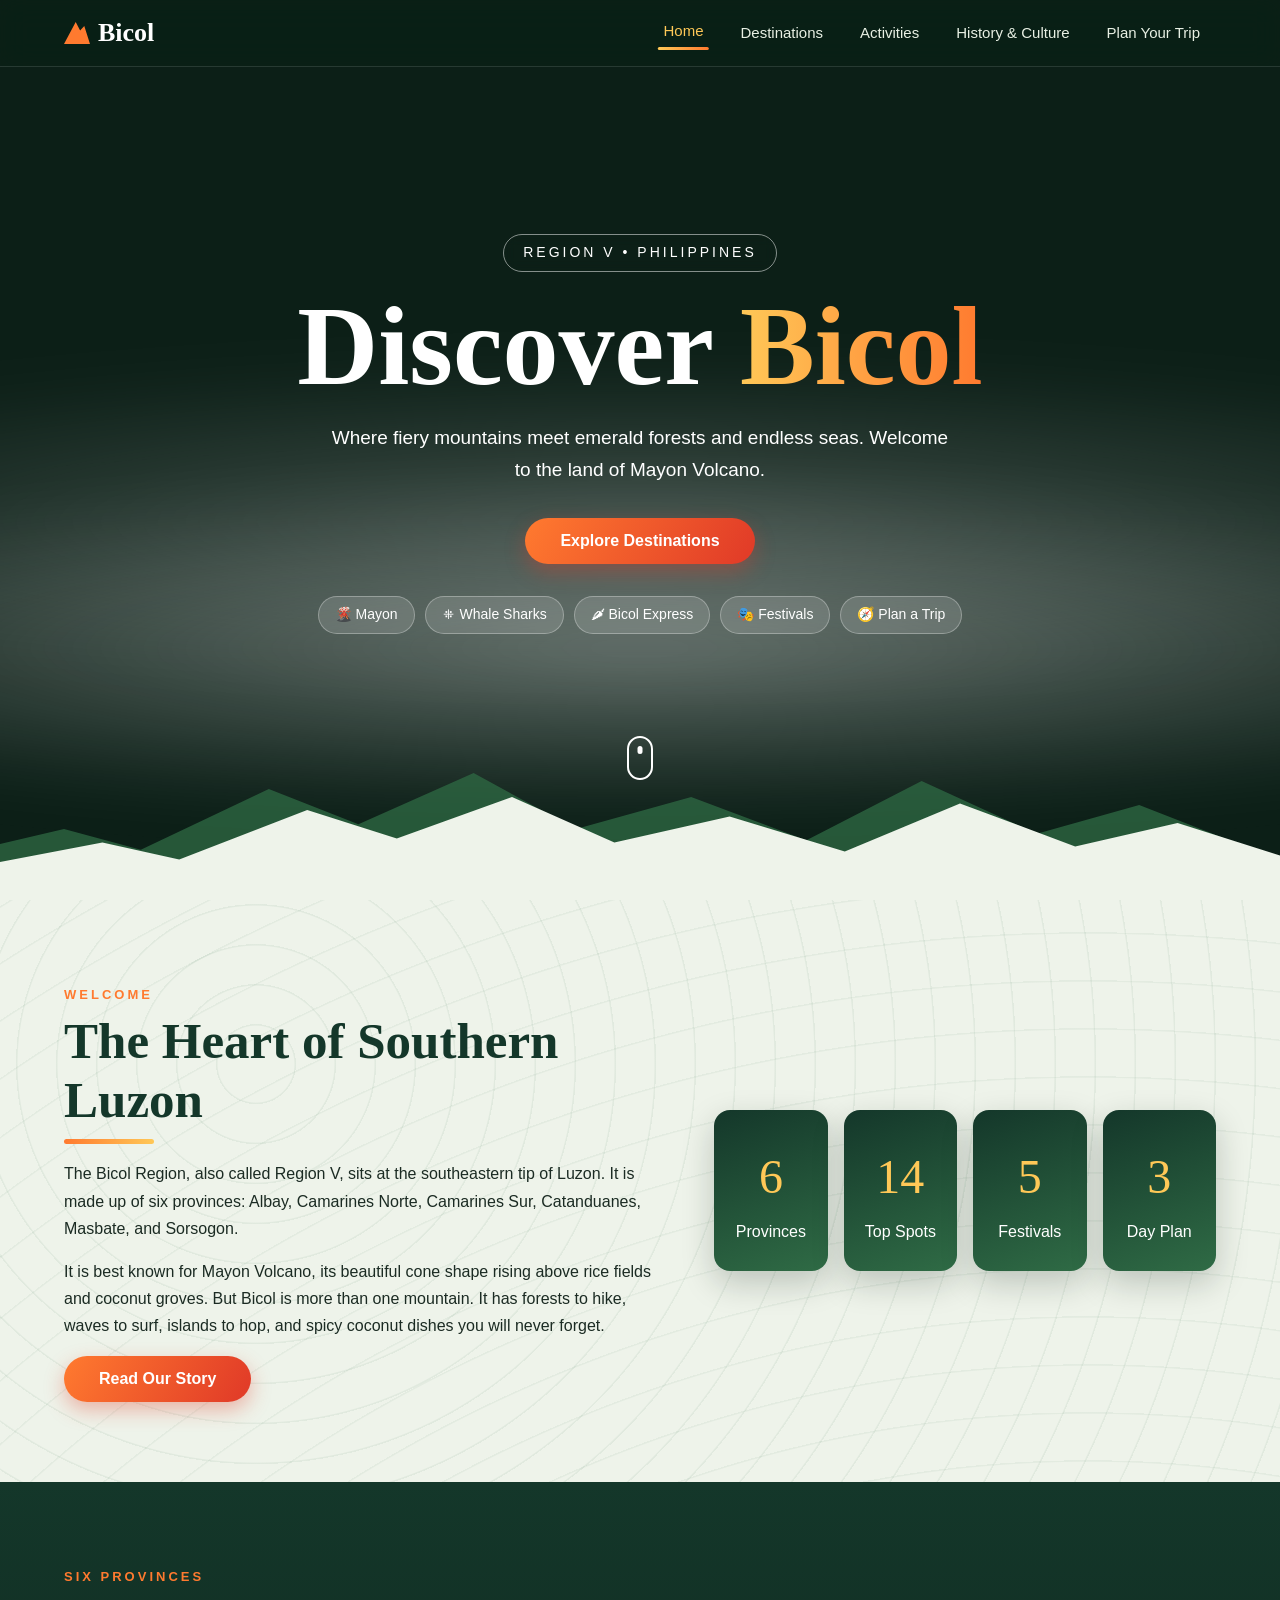
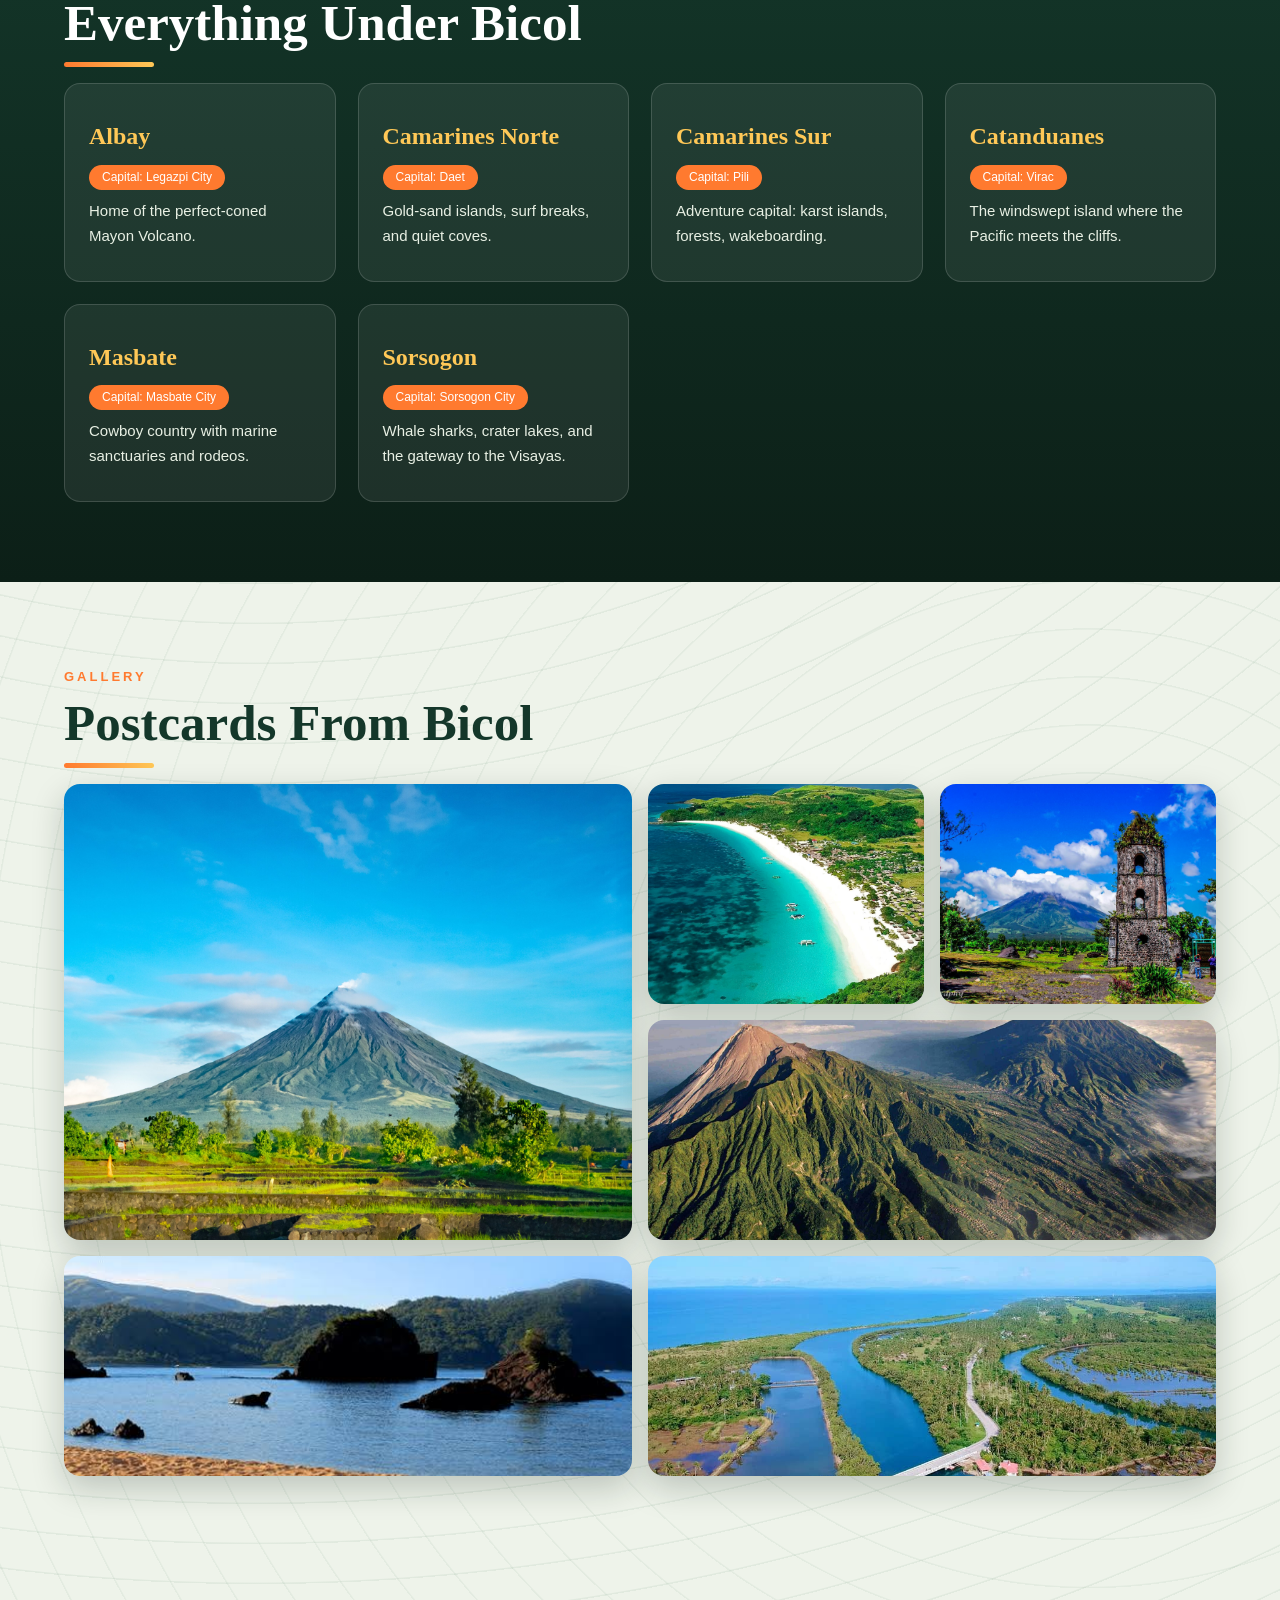
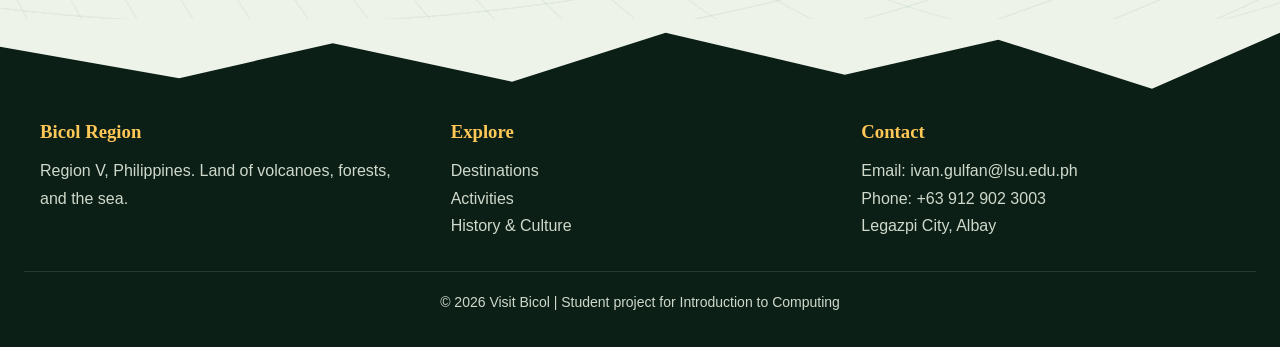
<file: index.html>
<!DOCTYPE html>
<html lang="en">
<head>
    <meta charset="UTF-8">
    <meta name="viewport" content="width=device-width, initial-scale=1.0">
    <title>Home | Bicol Region</title>
    <link rel="icon" href="Icons/favicon.svg" type="image/svg+xml">
    <link rel="stylesheet" href="style.css">
</head>

<body>
    <!-- ================= NAVIGATION ================= -->
    <header class="site-header">
        <nav class="navbar">
            <a href="index.html" class="logo">Bicol</a>
            <input type="checkbox" id="nav-toggle" class="nav-toggle" aria-label="Toggle menu">
            <label for="nav-toggle" class="nav-burger"><span></span><span></span><span></span></label>
            <ul class="nav-links">
                    <li><a href="index.html" aria-current="page">Home</a></li>
                    <li><a href="destinations.html">Destinations</a></li>
                    <li><a href="activities.html">Activities</a></li>
                    <li><a href="history.html">History &amp; Culture</a></li>
                    <li><a href="plan-trip.html">Plan Your Trip</a></li>
            </ul>
        </nav>
    </header>

    <!-- ================= HERO ================= -->
    <section class="hero">
        <!-- Background video of Mayon Volcano (poster image shows if the video is missing) -->
        <video class="hero-video" autoplay muted loop playsinline preload="auto">
  <source src="Videos/Mayon.mp4" type="video/mp4">
</video>
        <div class="mist mist-one"></div>
        <div class="mist mist-two"></div>
        <span class="ember"></span>
        <span class="ember"></span>
        <span class="ember"></span>
        <span class="ember"></span>
        <span class="ember"></span>
        <span class="ember"></span>
        <div class="hero-content">
            <span class="hero-tag">Region V &bull; Philippines</span>
            <h1>Discover <span>Bicol</span></h1>
            <p>Where fiery mountains meet emerald forests and endless seas. Welcome to the land of Mayon Volcano.</p>
            <a href="destinations.html" class="button">Explore Destinations</a>
            <div class="hero-chips">
                <a href="destinations.html#albay">&#127755; Mayon</a>
                <a href="destinations.html#sorsogon">&#128779; Whale Sharks</a>
                <a href="activities.html#food">&#127798; Bicol Express</a>
                <a href="history.html#festivals">&#127917; Festivals</a>
                <a href="plan-trip.html">&#129517; Plan a Trip</a>
            </div>
        </div>
        <div class="scroll-hint" aria-hidden="true"></div>
        <div class="ridge ridge-back"></div>
        <div class="ridge"></div>
    </section>

    <main>
        <!-- ================= INTRODUCTION ================= -->
        <section class="section">
            <div class="intro-split">
                <div class="intro-text reveal-left">
                    <span class="eyebrow">Welcome</span>
                    <h2 class="section-title">The Heart of Southern Luzon</h2>
                    <p>The Bicol Region, also called Region V, sits at the southeastern tip of Luzon. It is made up of six provinces: Albay, Camarines Norte, Camarines Sur, Catanduanes, Masbate, and Sorsogon.</p>
                    <p>It is best known for Mayon Volcano, its beautiful cone shape rising above rice fields and coconut groves. But Bicol is more than one mountain. It has forests to hike, waves to surf, islands to hop, and spicy coconut dishes you will never forget.</p>
                    <a href="history.html" class="button">Read Our Story</a>
                </div>
                <div class="stats reveal-right">
                    <div class="stat"><div class="stat-number">6</div>Provinces</div>
                    <div class="stat"><div class="stat-number">14</div>Top Spots</div>
                    <div class="stat"><div class="stat-number">5</div>Festivals</div>
                    <div class="stat"><div class="stat-number">3</div>Day Plan</div>
                </div>
            </div>
        </section>

        <!-- ================= PROVINCES ================= -->
        <section class="band">
            <div class="section">
                <span class="eyebrow">Six Provinces</span>
                <h2 class="section-title">Everything Under Bicol</h2>
                <div class="province-grid">
                <a href="destinations.html#albay" class="province-card reveal">
                    <h3>Albay</h3>
                    <span class="capital">Capital: Legazpi City</span>
                    <p>Home of the perfect-coned Mayon Volcano.</p>
                </a>
                <a href="destinations.html#camnorte" class="province-card reveal">
                    <h3>Camarines Norte</h3>
                    <span class="capital">Capital: Daet</span>
                    <p>Gold-sand islands, surf breaks, and quiet coves.</p>
                </a>
                <a href="destinations.html#camsur" class="province-card reveal">
                    <h3>Camarines Sur</h3>
                    <span class="capital">Capital: Pili</span>
                    <p>Adventure capital: karst islands, forests, wakeboarding.</p>
                </a>
                <a href="destinations.html#catanduanes" class="province-card reveal">
                    <h3>Catanduanes</h3>
                    <span class="capital">Capital: Virac</span>
                    <p>The windswept island where the Pacific meets the cliffs.</p>
                </a>
                <a href="destinations.html#masbate" class="province-card reveal">
                    <h3>Masbate</h3>
                    <span class="capital">Capital: Masbate City</span>
                    <p>Cowboy country with marine sanctuaries and rodeos.</p>
                </a>
                <a href="destinations.html#sorsogon" class="province-card reveal">
                    <h3>Sorsogon</h3>
                    <span class="capital">Capital: Sorsogon City</span>
                    <p>Whale sharks, crater lakes, and the gateway to the Visayas.</p>
                </a>
                </div>
            </div>
        </section>

        <!-- ================= GALLERY ================= -->
        <section class="section">
            <span class="eyebrow">Gallery</span>
            <h2 class="section-title">Postcards From Bicol</h2>
            <div class="gallery">
                <figure class="reveal"><img src="Images/Mayon Volcano.jpg" alt="Mayon Volcano" loading="lazy"><figcaption>Mayon Volcano</figcaption></figure>
                <figure class="reveal"><img src="Images/Calaguas Island.jpg" alt="Calaguas Islands" loading="lazy"><figcaption>Calaguas Islands</figcaption></figure>
                <figure class="reveal"><img src="Images/cagsawa-ruins park.jpg" alt="Cagsawa Ruins" loading="lazy"><figcaption>Cagsawa Ruins</figcaption></figure>
                <figure class="reveal"><img src="Images/mount isarog.jpg" alt="Mount Isarog" loading="lazy"><figcaption>Mount Isarog</figcaption></figure>
                <figure class="reveal"><img src="Images/Puraran.jpg" alt="Puraran Beach" loading="lazy"><figcaption>Puraran Beach</figcaption></figure>
                <figure class="reveal"><img src="Images/Donsol.jpg" alt="Donsol" loading="lazy"><figcaption>Donsol</figcaption></figure>
            </div>
        </section>
    </main>

    <!-- ================= FOOTER ================= -->
    <footer class="site-footer">
        <div class="footer-grid">
            <div>
                <h3>Bicol Region</h3>
                <p>Region V, Philippines. Land of volcanoes, forests, and the sea.</p>
            </div>
            <div>
                <h3>Explore</h3>
                <p><a href="destinations.html">Destinations</a><br><a href="activities.html">Activities</a><br><a href="history.html">History &amp; Culture</a></p>
            </div>
            <div>
                <h3>Contact</h3>
                <p>Email: ivan.gulfan@lsu.edu.ph<br>Phone: +63 912 902 3003<br>Legazpi City, Albay</p>
            </div>
        </div>
        <p class="copyright">&copy; 2026 Visit Bicol | Student project for Introduction to Computing</p>
    </footer>
</body>
</html>
</file>
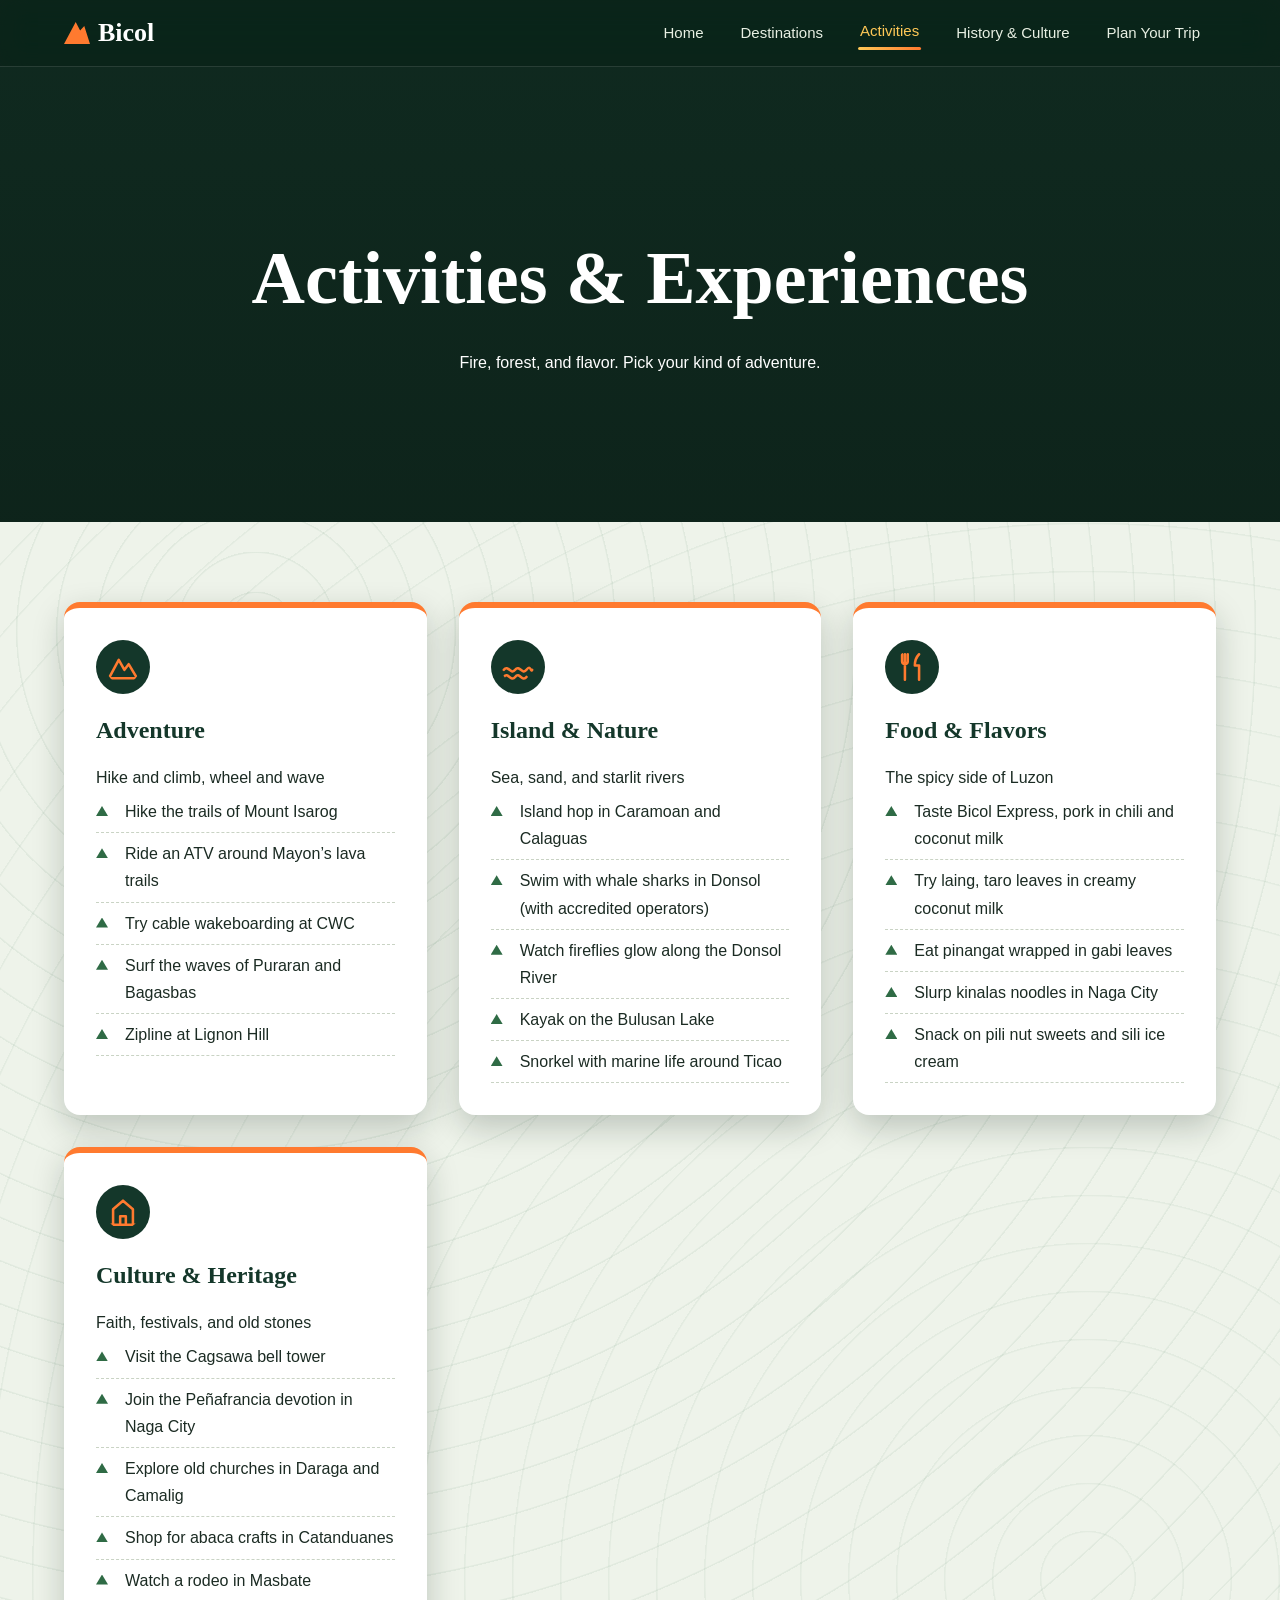
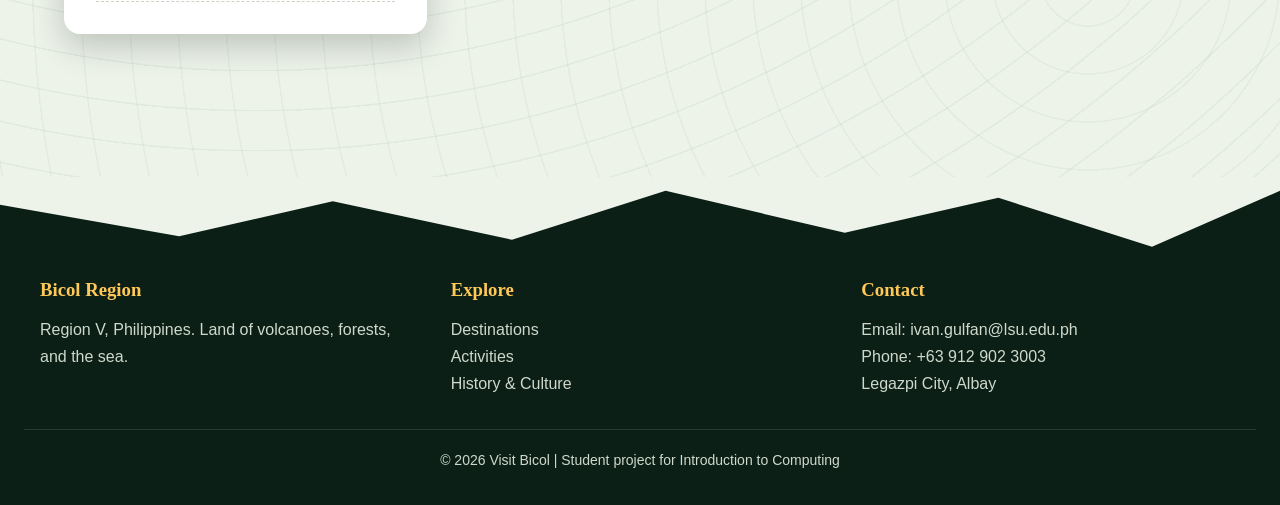
<file: activities.html>
<!DOCTYPE html>
<html lang="en">
<head>
    <meta charset="UTF-8">
    <meta name="viewport" content="width=device-width, initial-scale=1.0">
    <title>Activities | Bicol Region</title>
    <link rel="icon" href="Icons/montol.svg" type="image/svg+xml">
    <link rel="stylesheet" href="style.css">
</head>

<body>
    <!-- ================= NAVIGATION ================= -->
    <header class="site-header">
        <nav class="navbar">
            <a href="index.html" class="logo">Bicol</a>
            <input type="checkbox" id="nav-toggle" class="nav-toggle" aria-label="Toggle menu">
            <label for="nav-toggle" class="nav-burger"><span></span><span></span><span></span></label>
            <ul class="nav-links">
                    <li><a href="index.html">Home</a></li>
                    <li><a href="destinations.html">Destinations</a></li>
                    <li><a href="activities.html" aria-current="page">Activities</a></li>
                    <li><a href="history.html">History &amp; Culture</a></li>
                    <li><a href="plan-trip.html">Plan Your Trip</a></li>
            </ul>
        </nav>
    </header>

    <!-- ================= PAGE BANNER ================= -->
    <section class="page-hero">
       <video class="hero-video" autoplay muted loop playsinline preload="auto">
  <source src="Videos/activities.mp4" type="video/mp4">
</video>
        <div style="position:relative;z-index:2;">
            <h1>Activities &amp; Experiences</h1>
            <p>Fire, forest, and flavor. Pick your kind of adventure.</p>
        </div>
    </section>

    <main class="section">
        <div class="activity-grid">
            <section id="adventure" class="activity-card reveal">
                <img src="Icons/mountain.svg" alt="Adventure icon" class="activity-icon" width="54" height="54">
                <h2>Adventure</h2>
                <p>Hike and climb, wheel and wave</p>
                <ul class="activity-list">
                    <li>Hike the trails of Mount Isarog</li>
                    <li>Ride an ATV around Mayon&rsquo;s lava trails</li>
                    <li>Try cable wakeboarding at CWC</li>
                    <li>Surf the waves of Puraran and Bagasbas</li>
                    <li>Zipline at Lignon Hill</li>
                </ul>
            </section>
            <section id="nature" class="activity-card reveal">
                <img src="Icons/wave.svg" alt="Island &amp; Nature icon" class="activity-icon" width="54" height="54">
                <h2>Island &amp; Nature</h2>
                <p>Sea, sand, and starlit rivers</p>
                <ul class="activity-list">
                    <li>Island hop in Caramoan and Calaguas</li>
                    <li>Swim with whale sharks in Donsol (with accredited operators)</li>
                    <li>Watch fireflies glow along the Donsol River</li>
                    <li>Kayak on the Bulusan Lake</li>
                    <li>Snorkel with marine life around Ticao</li>
                </ul>
            </section>
            <section id="food" class="activity-card reveal">
                <img src="Icons/food.svg" alt="Food &amp; Flavors icon" class="activity-icon" width="54" height="54">
                <h2>Food &amp; Flavors</h2>
                <p>The spicy side of Luzon</p>
                <ul class="activity-list">
                    <li>Taste Bicol Express, pork in chili and coconut milk</li>
                    <li>Try laing, taro leaves in creamy coconut milk</li>
                    <li>Eat pinangat wrapped in gabi leaves</li>
                    <li>Slurp kinalas noodles in Naga City</li>
                    <li>Snack on pili nut sweets and sili ice cream</li>
                </ul>
            </section>
            <section id="culture" class="activity-card reveal">
                <img src="Icons/culture.svg" alt="Culture &amp; Heritage icon" class="activity-icon" width="54" height="54">
                <h2>Culture &amp; Heritage</h2>
                <p>Faith, festivals, and old stones</p>
                <ul class="activity-list">
                    <li>Visit the Cagsawa bell tower</li>
                    <li>Join the Peñafrancia devotion in Naga City</li>
                    <li>Explore old churches in Daraga and Camalig</li>
                    <li>Shop for abaca crafts in Catanduanes</li>
                    <li>Watch a rodeo in Masbate</li>
                </ul>
            </section>
        </div>
    </main>

    <!-- ================= FOOTER ================= -->
    <footer class="site-footer">
        <div class="footer-grid">
            <div>
                <h3>Bicol Region</h3>
                <p>Region V, Philippines. Land of volcanoes, forests, and the sea.</p>
            </div>
            <div>
                <h3>Explore</h3>
                <p><a href="destinations.html">Destinations</a><br><a href="activities.html">Activities</a><br><a href="history.html">History &amp; Culture</a></p>
            </div>
            <div>
                <h3>Contact</h3>
                <p>Email: ivan.gulfan@lsu.edu.ph<br>Phone: +63 912 902 3003<br>Legazpi City, Albay</p>
            </div>
        </div>
        <p class="copyright">&copy; 2026 Visit Bicol | Student project for Introduction to Computing</p>
    </footer>
</body>
</html>
</file>
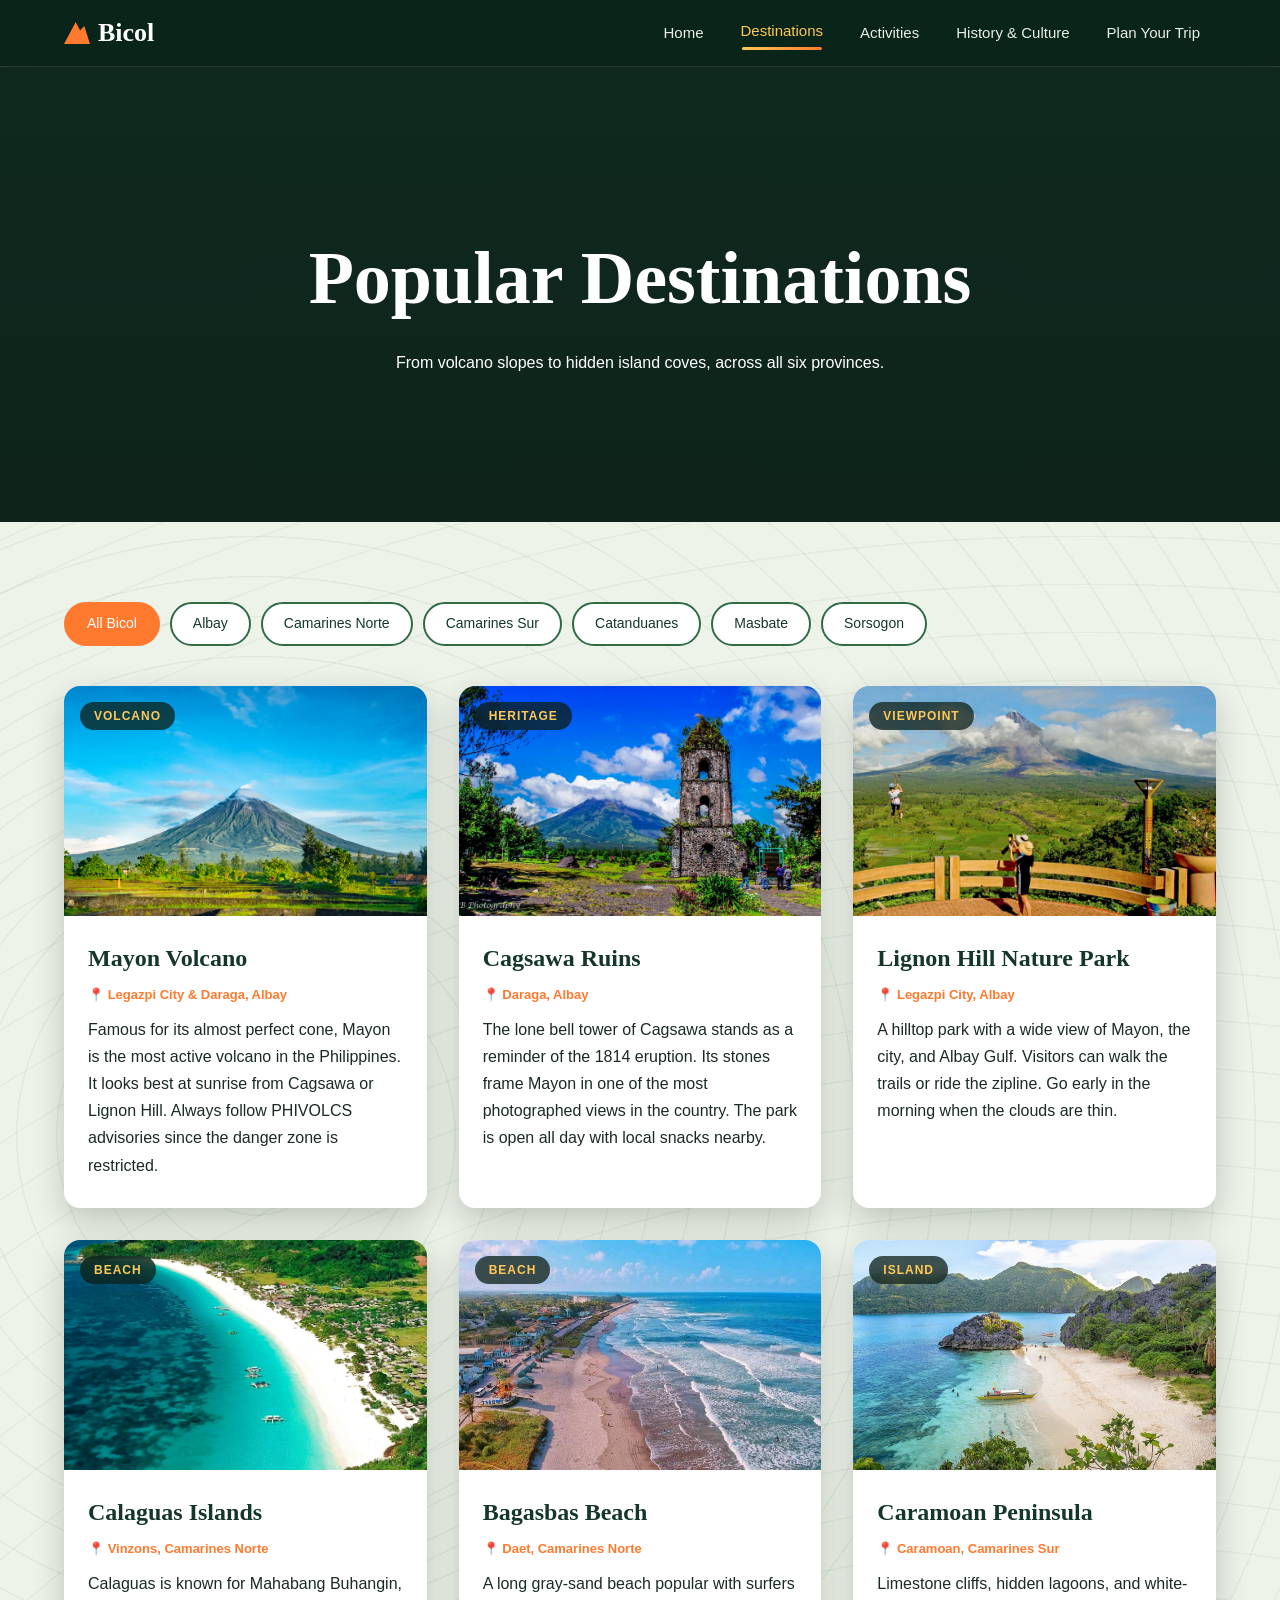
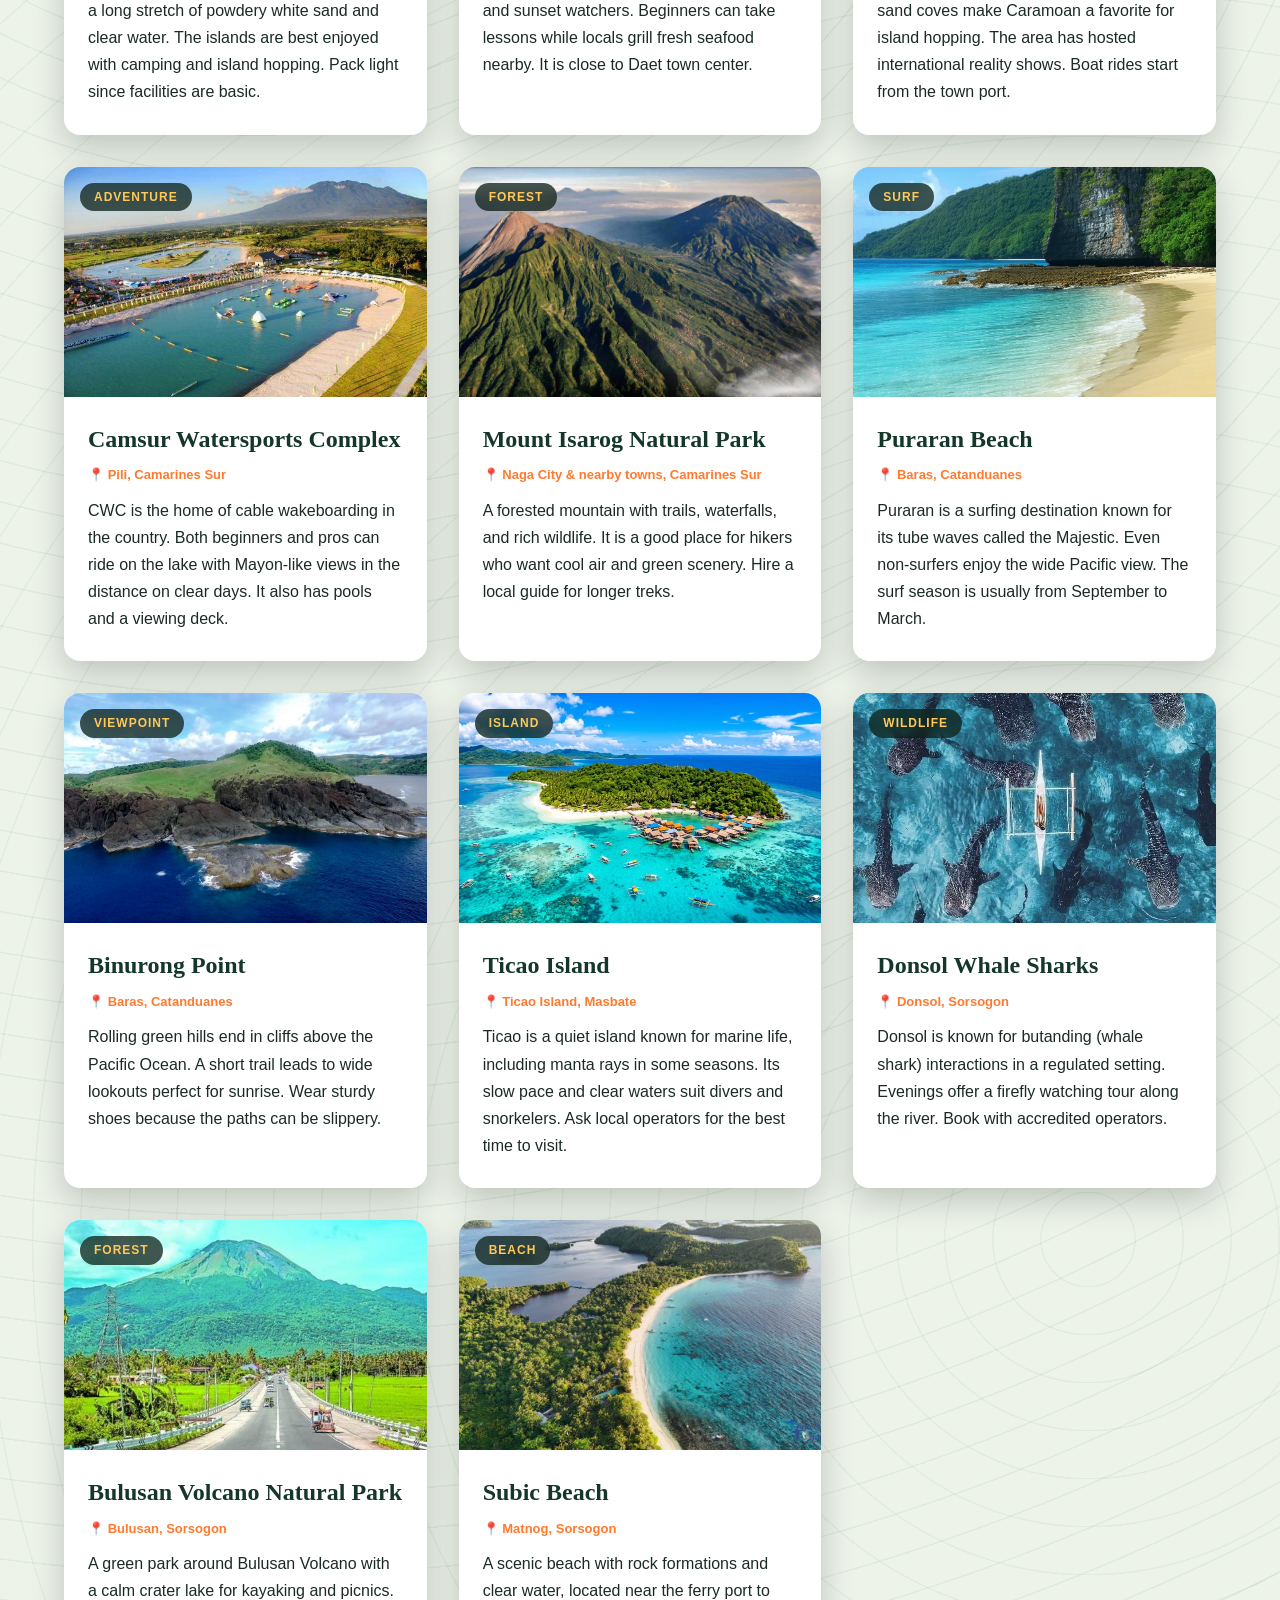
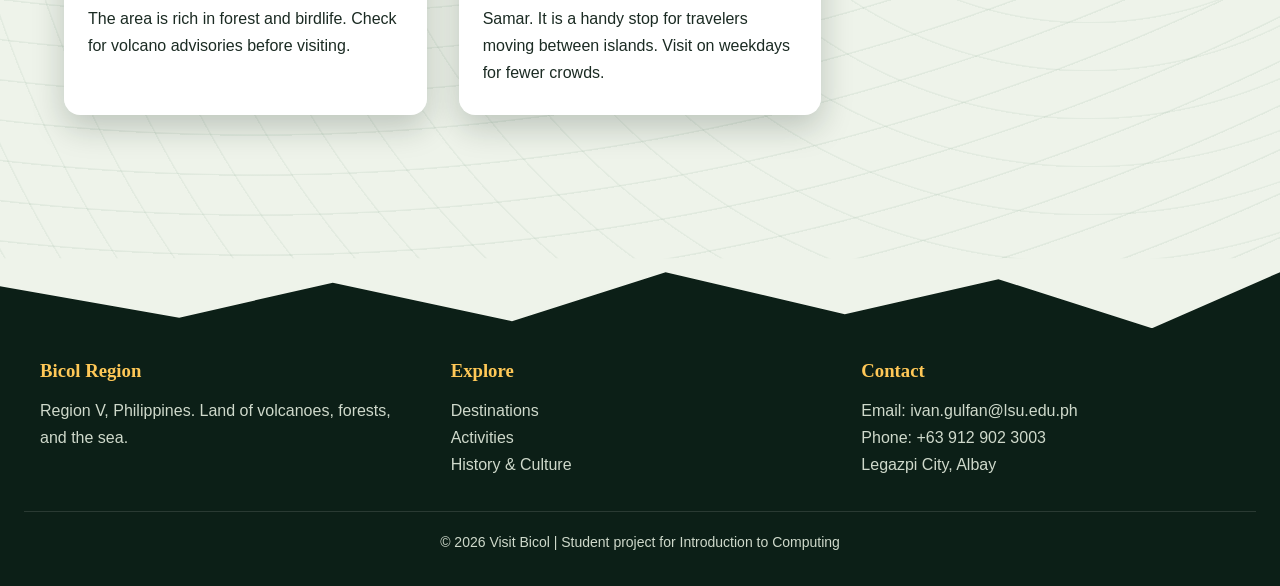
<file: destinations.html>
<!DOCTYPE html>
<html lang="en">
<head>
    <meta charset="UTF-8">
    <meta name="viewport" content="width=device-width, initial-scale=1.0">
    <title>Destinations | Bicol Region</title>
    <link rel="icon" href="Icons/favicon.svg" type="image/svg+xml">
    <link rel="stylesheet" href="style.css">
</head>

<body>
    <!-- ================= NAVIGATION ================= -->
    <header class="site-header">
        <nav class="navbar">
            <a href="index.html" class="logo">Bicol</a>
            <input type="checkbox" id="nav-toggle" class="nav-toggle" aria-label="Toggle menu">
            <label for="nav-toggle" class="nav-burger"><span></span><span></span><span></span></label>
            <ul class="nav-links">
                    <li><a href="index.html">Home</a></li>
                    <li><a href="destinations.html" aria-current="page">Destinations</a></li>
                    <li><a href="activities.html">Activities</a></li>
                    <li><a href="history.html">History &amp; Culture</a></li>
                    <li><a href="plan-trip.html">Plan Your Trip</a></li>
            </ul>
        </nav>
    </header>

    <!-- ================= PAGE BANNER ================= -->
    <section class="page-hero">
       <video class="hero-video" autoplay muted loop playsinline preload="auto">
  <source src="Videos/popular.mp4" type="video/mp4">
</video>
        <div style="position:relative;z-index:2;">
            <h1>Popular Destinations</h1>
            <p>From volcano slopes to hidden island coves, across all six provinces.</p>
        </div>
    </section>

    <main class="section">
        <!-- ================= DESTINATION BOARD (filter by province using :target) ================= -->
        <div class="dest-board">
            <div class="chip-row">
                <a href="#all" class="chip">All Bicol</a>
                <a href="#albay" class="chip">Albay</a>
                <a href="#camnorte" class="chip">Camarines Norte</a>
                <a href="#camsur" class="chip">Camarines Sur</a>
                <a href="#catanduanes" class="chip">Catanduanes</a>
                <a href="#masbate" class="chip">Masbate</a>
                <a href="#sorsogon" class="chip">Sorsogon</a>
            </div>
            <span id="all" class="filter-anchor"></span>
            <span id="albay" class="filter-anchor"></span>
            <span id="camnorte" class="filter-anchor"></span>
            <span id="camsur" class="filter-anchor"></span>
            <span id="catanduanes" class="filter-anchor"></span>
            <span id="masbate" class="filter-anchor"></span>
            <span id="sorsogon" class="filter-anchor"></span>
            <div class="dest-grid">
                <article class="card albay reveal">
                    <span class="tag">Volcano</span>
                    <div class="card-photo"><img src="Images/Mayon Volcano.jpg" alt="Mayon Volcano" width="900" height="600" loading="lazy"></div>
                    <div class="card-body">
                        <h3>Mayon Volcano</h3>
                        <span class="card-location">Legazpi City &amp; Daraga, Albay</span>
                        <p>Famous for its almost perfect cone, Mayon is the most active volcano in the Philippines. It looks best at sunrise from Cagsawa or Lignon Hill. Always follow PHIVOLCS advisories since the danger zone is restricted.</p>
                    </div>
                </article>
                <article class="card albay reveal">
                    <span class="tag">Heritage</span>
                    <div class="card-photo"><img src="Images/cagsawa-ruins park.jpg" alt="Cagsawa Ruins" width="900" height="600" loading="lazy"></div>
                    <div class="card-body">
                        <h3>Cagsawa Ruins</h3>
                        <span class="card-location">Daraga, Albay</span>
                        <p>The lone bell tower of Cagsawa stands as a reminder of the 1814 eruption. Its stones frame Mayon in one of the most photographed views in the country. The park is open all day with local snacks nearby.</p>
                    </div>
                </article>
                <article class="card albay reveal">
                    <span class="tag">Viewpoint</span>
                    <div class="card-photo"><img src="Images/lighon hill.webp" alt="Lignon Hill Nature Park" width="900" height="600" loading="lazy"></div>
                    <div class="card-body">
                        <h3>Lignon Hill Nature Park</h3>
                        <span class="card-location">Legazpi City, Albay</span>
                        <p>A hilltop park with a wide view of Mayon, the city, and Albay Gulf. Visitors can walk the trails or ride the zipline. Go early in the morning when the clouds are thin.</p>
                    </div>
                </article>
                <article class="card camnorte reveal">
                    <span class="tag">Beach</span>
                    <div class="card-photo"><img src="Images/Calaguas Island.jpg" alt="Calaguas Islands" width="900" height="600" loading="lazy"></div>
                    <div class="card-body">
                        <h3>Calaguas Islands</h3>
                        <span class="card-location">Vinzons, Camarines Norte</span>
                        <p>Calaguas is known for Mahabang Buhangin, a long stretch of powdery white sand and clear water. The islands are best enjoyed with camping and island hopping. Pack light since facilities are basic.</p>
                    </div>
                </article>
                <article class="card camnorte reveal">
                    <span class="tag">Beach</span>
                    <div class="card-photo"><img src="Images/Bagasbas.jpg" alt="Bagasbas Beach" width="900" height="600" loading="lazy"></div>
                    <div class="card-body">
                        <h3>Bagasbas Beach</h3>
                        <span class="card-location">Daet, Camarines Norte</span>
                        <p>A long gray-sand beach popular with surfers and sunset watchers. Beginners can take lessons while locals grill fresh seafood nearby. It is close to Daet town center.</p>
                    </div>
                </article>
                <article class="card camsur reveal">
                    <span class="tag">Island</span>
                    <div class="card-photo"><img src="Images/Caramoan.jpg" alt="Caramoan Peninsula" width="900" height="600" loading="lazy"></div>
                    <div class="card-body">
                        <h3>Caramoan Peninsula</h3>
                        <span class="card-location">Caramoan, Camarines Sur</span>
                        <p>Limestone cliffs, hidden lagoons, and white-sand coves make Caramoan a favorite for island hopping. The area has hosted international reality shows. Boat rides start from the town port.</p>
                    </div>
                </article>
                <article class="card camsur reveal">
                    <span class="tag">Adventure</span>
                    <div class="card-photo"><img src="Images/Camsur Watersports.jpg" alt="Camsur Watersports Complex" width="900" height="600" loading="lazy"></div>
                    <div class="card-body">
                        <h3>Camsur Watersports Complex</h3>
                        <span class="card-location">Pili, Camarines Sur</span>
                        <p>CWC is the home of cable wakeboarding in the country. Both beginners and pros can ride on the lake with Mayon-like views in the distance on clear days. It also has pools and a viewing deck.</p>
                    </div>
                </article>
                <article class="card camsur reveal">
                    <span class="tag">Forest</span>
                    <div class="card-photo"><img src="Images/mount isarog.jpg" alt="Mount Isarog Natural Park" width="900" height="600" loading="lazy"></div>
                    <div class="card-body">
                        <h3>Mount Isarog Natural Park</h3>
                        <span class="card-location">Naga City &amp; nearby towns, Camarines Sur</span>
                        <p>A forested mountain with trails, waterfalls, and rich wildlife. It is a good place for hikers who want cool air and green scenery. Hire a local guide for longer treks.</p>
                    </div>
                </article>
                <article class="card catanduanes reveal">
                    <span class="tag">Surf</span>
                    <div class="card-photo"><img src="Images/puraran beach.jpg" alt="Puraran Beach" width="900" height="600" loading="lazy"></div>
                    <div class="card-body">
                        <h3>Puraran Beach</h3>
                        <span class="card-location">Baras, Catanduanes</span>
                        <p>Puraran is a surfing destination known for its tube waves called the Majestic. Even non-surfers enjoy the wide Pacific view. The surf season is usually from September to March.</p>
                    </div>
                </article>
                <article class="card catanduanes reveal">
                    <span class="tag">Viewpoint</span>
                    <div class="card-photo"><img src="Images/binurog.jpg" alt="Binurong Point" width="900" height="600" loading="lazy"></div>
                    <div class="card-body">
                        <h3>Binurong Point</h3>
                        <span class="card-location">Baras, Catanduanes</span>
                        <p>Rolling green hills end in cliffs above the Pacific Ocean. A short trail leads to wide lookouts perfect for sunrise. Wear sturdy shoes because the paths can be slippery.</p>
                    </div>
                </article>
                <article class="card masbate reveal">
                    <span class="tag">Island</span>
                    <div class="card-photo"><img src="Images/ticao.jpg" alt="Ticao Island" width="900" height="600" loading="lazy"></div>
                    <div class="card-body">
                        <h3>Ticao Island</h3>
                        <span class="card-location">Ticao Island, Masbate</span>
                        <p>Ticao is a quiet island known for marine life, including manta rays in some seasons. Its slow pace and clear waters suit divers and snorkelers. Ask local operators for the best time to visit.</p>
                    </div>
                </article>
                <article class="card sorsogon reveal">
                    <span class="tag">Wildlife</span>
                    <div class="card-photo"><img src="Images/donsol shark.jpg" alt="Donsol Whale Sharks" width="900" height="600" loading="lazy"></div>
                    <div class="card-body">
                        <h3>Donsol Whale Sharks</h3>
                        <span class="card-location">Donsol, Sorsogon</span>
                        <p>Donsol is known for butanding (whale shark) interactions in a regulated setting. Evenings offer a firefly watching tour along the river. Book with accredited operators.</p>
                    </div>
                </article>
                <article class="card sorsogon reveal">
                    <span class="tag">Forest</span>
                    <div class="card-photo"><img src="Images/bulusan.jpg" alt="Bulusan Volcano Natural Park" width="900" height="600" loading="lazy"></div>
                    <div class="card-body">
                        <h3>Bulusan Volcano Natural Park</h3>
                        <span class="card-location">Bulusan, Sorsogon</span>
                        <p>A green park around Bulusan Volcano with a calm crater lake for kayaking and picnics. The area is rich in forest and birdlife. Check for volcano advisories before visiting.</p>
                    </div>
                </article>
                <article class="card sorsogon reveal">
                    <span class="tag">Beach</span>
                    <div class="card-photo"><img src="Images/subic.jpg" alt="Subic Beach" width="900" height="600" loading="lazy"></div>
                    <div class="card-body">
                        <h3>Subic Beach</h3>
                        <span class="card-location">Matnog, Sorsogon</span>
                        <p>A scenic beach with rock formations and clear water, located near the ferry port to Samar. It is a handy stop for travelers moving between islands. Visit on weekdays for fewer crowds.</p>
                    </div>
                </article>
            </div>
        </div>
    </main>

    <!-- ================= FOOTER ================= -->
    <footer class="site-footer">
        <div class="footer-grid">
            <div>
                <h3>Bicol Region</h3>
                <p>Region V, Philippines. Land of volcanoes, forests, and the sea.</p>
            </div>
            <div>
                <h3>Explore</h3>
                <p><a href="destinations.html">Destinations</a><br><a href="activities.html">Activities</a><br><a href="history.html">History &amp; Culture</a></p>
            </div>
            <div>
                <h3>Contact</h3>
                <p>Email: ivan.gulfan@lsu.edu.ph<br>Phone: +63 912 902 3003<br>Legazpi City, Albay</p>
            </div>
        </div>
        <p class="copyright">&copy; 2026 Visit Bicol | Student project for Introduction to Computing</p>
    </footer>
</body>
</html>
</file>
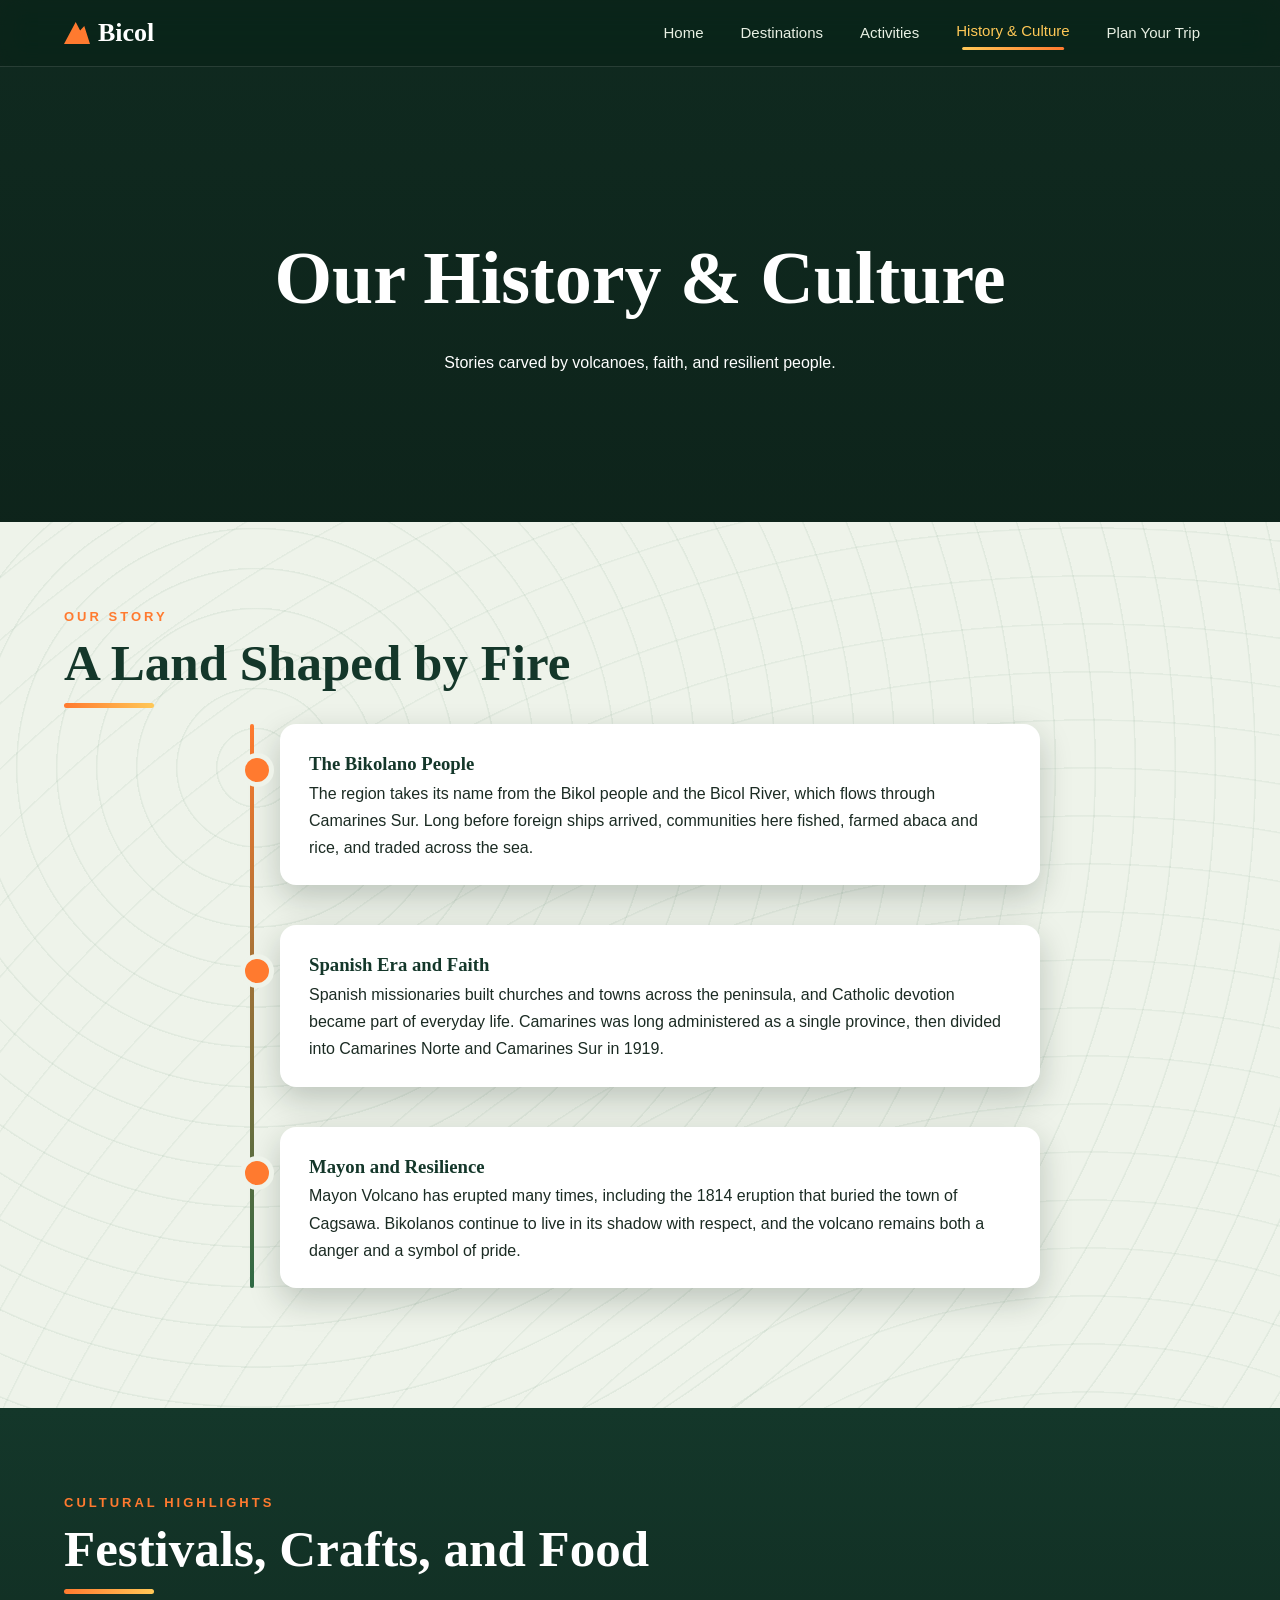
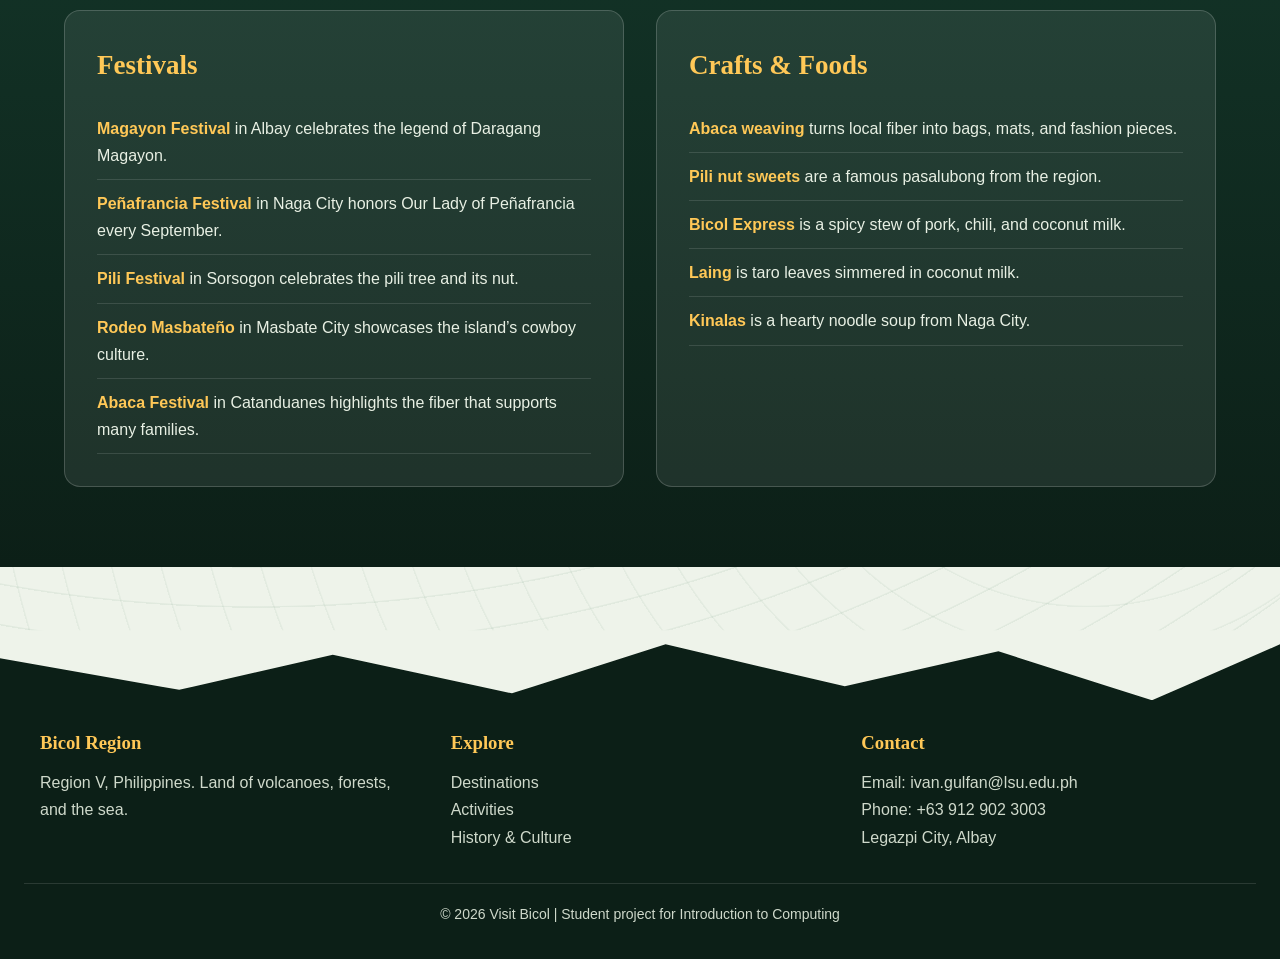
<file: history.html>
<!DOCTYPE html>
<html lang="en">
<head>
    <meta charset="UTF-8">
    <meta name="viewport" content="width=device-width, initial-scale=1.0">
    <title>History &amp; Culture | Bicol Region</title>
    <link rel="icon" href="Icons/favicon.svg" type="image/svg+xml">
    <link rel="stylesheet" href="style.css">
</head>

<body>
    <!-- ================= NAVIGATION ================= -->
    <header class="site-header">
        <nav class="navbar">
            <a href="index.html" class="logo">Bicol</a>
            <input type="checkbox" id="nav-toggle" class="nav-toggle" aria-label="Toggle menu">
            <label for="nav-toggle" class="nav-burger"><span></span><span></span><span></span></label>
            <ul class="nav-links">
                    <li><a href="index.html">Home</a></li>
                    <li><a href="destinations.html">Destinations</a></li>
                    <li><a href="activities.html">Activities</a></li>
                    <li><a href="history.html" aria-current="page">History &amp; Culture</a></li>
                    <li><a href="plan-trip.html">Plan Your Trip</a></li>
            </ul>
        </nav>
    </header>

    <!-- ================= PAGE BANNER ================= -->
    <section class="page-hero">
       <video class="hero-video" autoplay muted loop playsinline preload="auto">
  <source src="Videos/LOVE, The Philippines a New Campaign Tourism Ad 2023 - Your Official Webby Channel (720p) (1).mp4" type="video/mp4">
</video>
        <div style="position:relative;z-index:2;">
            <h1>Our History &amp; Culture</h1>
            <p>Stories carved by volcanoes, faith, and resilient people.</p>
        </div>
    </section>

    <main>
        <!-- ================= HISTORY ================= -->
        <section class="section">
            <span class="eyebrow">Our Story</span>
            <h2 class="section-title">A Land Shaped by Fire</h2>
            <div class="timeline">
                <article class="timeline-item reveal-left">
                    <h3>The Bikolano People</h3>
                    <p>The region takes its name from the Bikol people and the Bicol River, which flows through Camarines Sur. Long before foreign ships arrived, communities here fished, farmed abaca and rice, and traded across the sea.</p>
                </article>
                <article class="timeline-item reveal-right">
                    <h3>Spanish Era and Faith</h3>
                    <p>Spanish missionaries built churches and towns across the peninsula, and Catholic devotion became part of everyday life. Camarines was long administered as a single province, then divided into Camarines Norte and Camarines Sur in 1919.</p>
                </article>
                <article class="timeline-item reveal-left">
                    <h3>Mayon and Resilience</h3>
                    <p>Mayon Volcano has erupted many times, including the 1814 eruption that buried the town of Cagsawa. Bikolanos continue to live in its shadow with respect, and the volcano remains both a danger and a symbol of pride.</p>
                </article>
            </div>
        </section>

        <!-- ================= CULTURAL HIGHLIGHTS ================= -->
        <section class="band" id="festivals">
            <div class="section">
                <span class="eyebrow">Cultural Highlights</span>
                <h2 class="section-title">Festivals, Crafts, and Food</h2>
                <div class="split-lists">
                    <div class="culture-box reveal-left">
                        <h3>Festivals</h3>
                        <ul>
                            <li><strong>Magayon Festival</strong> in Albay celebrates the legend of Daragang Magayon.</li>
                            <li><strong>Peñafrancia Festival</strong> in Naga City honors Our Lady of Peñafrancia every September.</li>
                            <li><strong>Pili Festival</strong> in Sorsogon celebrates the pili tree and its nut.</li>
                            <li><strong>Rodeo Masbateño</strong> in Masbate City showcases the island&rsquo;s cowboy culture.</li>
                            <li><strong>Abaca Festival</strong> in Catanduanes highlights the fiber that supports many families.</li>
                        </ul>
                    </div>
                    <div class="culture-box reveal-right">
                        <h3>Crafts &amp; Foods</h3>
                        <ul>
                            <li><strong>Abaca weaving</strong> turns local fiber into bags, mats, and fashion pieces.</li>
                            <li><strong>Pili nut sweets</strong> are a famous pasalubong from the region.</li>
                            <li><strong>Bicol Express</strong> is a spicy stew of pork, chili, and coconut milk.</li>
                            <li><strong>Laing</strong> is taro leaves simmered in coconut milk.</li>
                            <li><strong>Kinalas</strong> is a hearty noodle soup from Naga City.</li>
                        </ul>
                    </div>
                </div>
            </div>
        </section>
    </main>

    <!-- ================= FOOTER ================= -->
    <footer class="site-footer">
        <div class="footer-grid">
            <div>
                <h3>Bicol Region</h3>
                <p>Region V, Philippines. Land of volcanoes, forests, and the sea.</p>
            </div>
            <div>
                <h3>Explore</h3>
                <p><a href="destinations.html">Destinations</a><br><a href="activities.html">Activities</a><br><a href="history.html">History &amp; Culture</a></p>
            </div>
            <div>
                <h3>Contact</h3>
                <p>Email: ivan.gulfan@lsu.edu.ph<br>Phone: +63 912 902 3003<br>Legazpi City, Albay</p>
            </div>
        </div>
        <p class="copyright">&copy; 2026 Visit Bicol | Student project for Introduction to Computing</p>
    </footer>
</body>
</html>
</file>
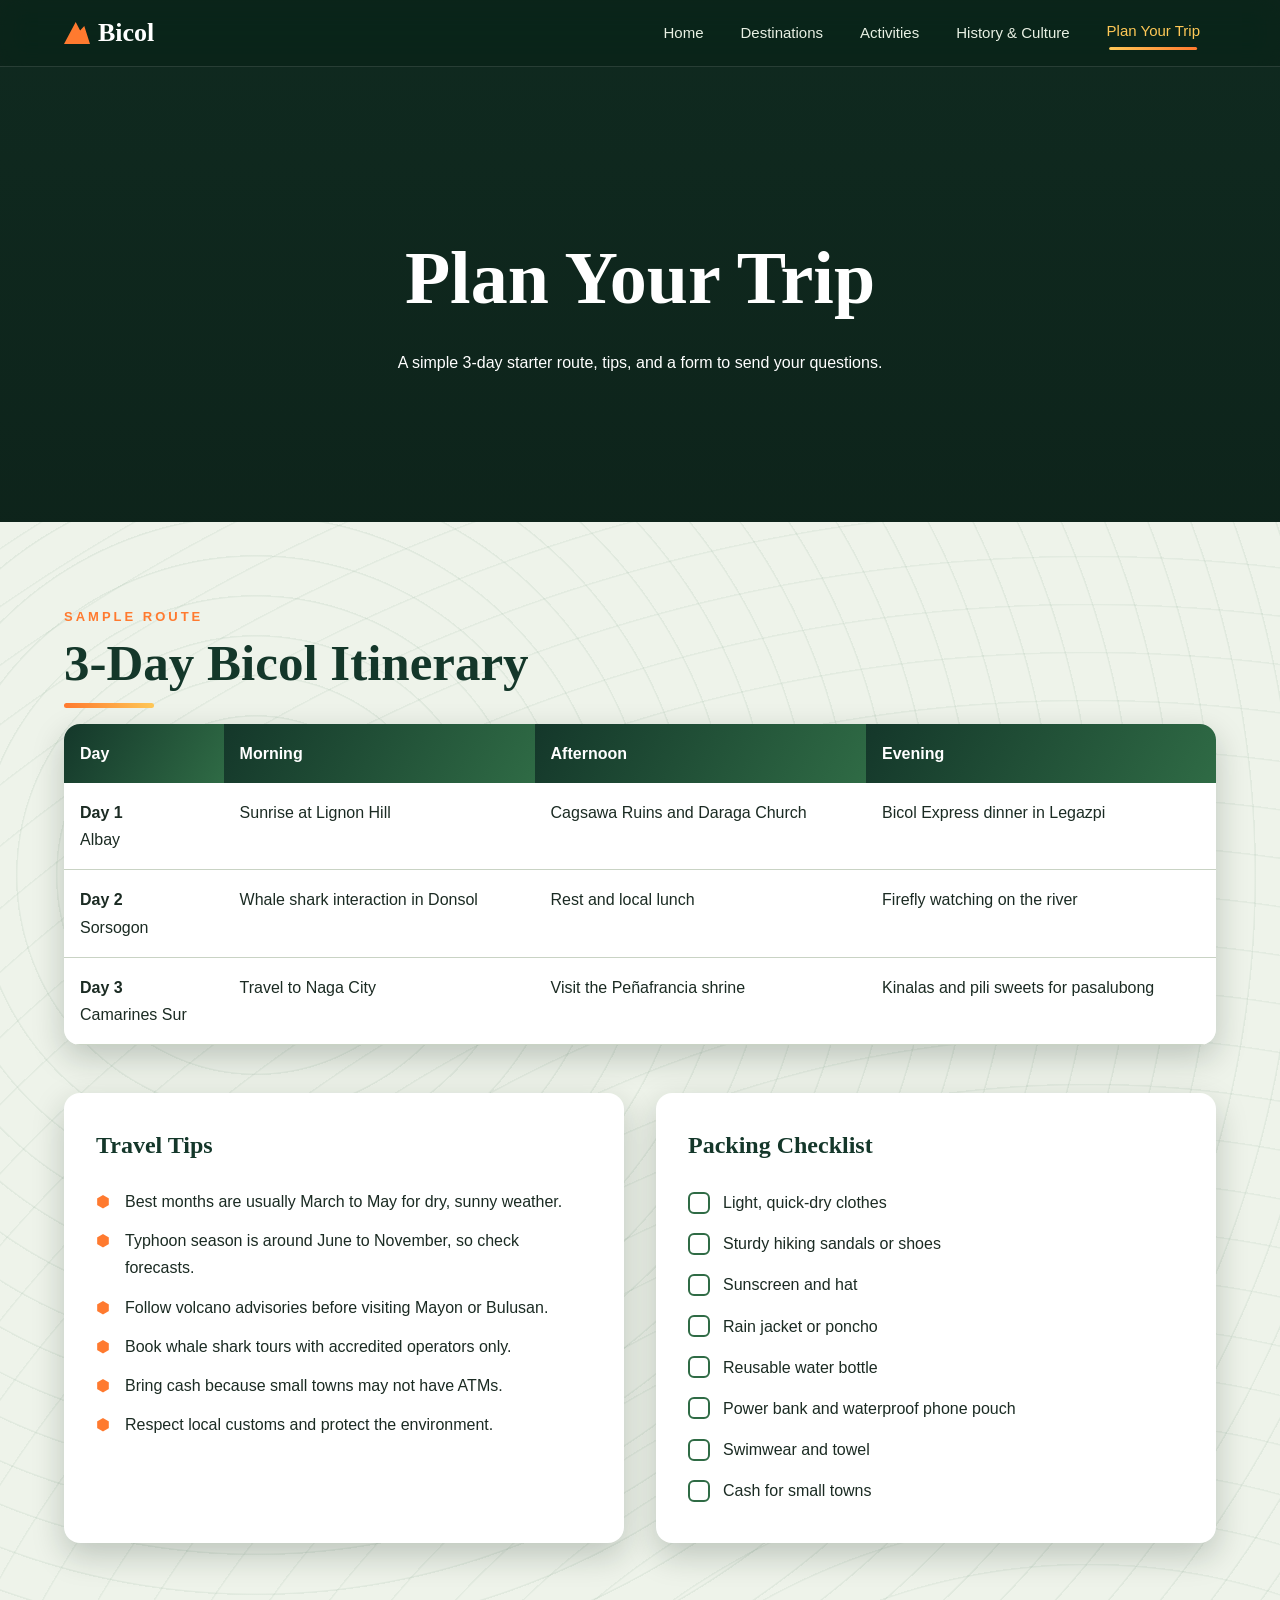
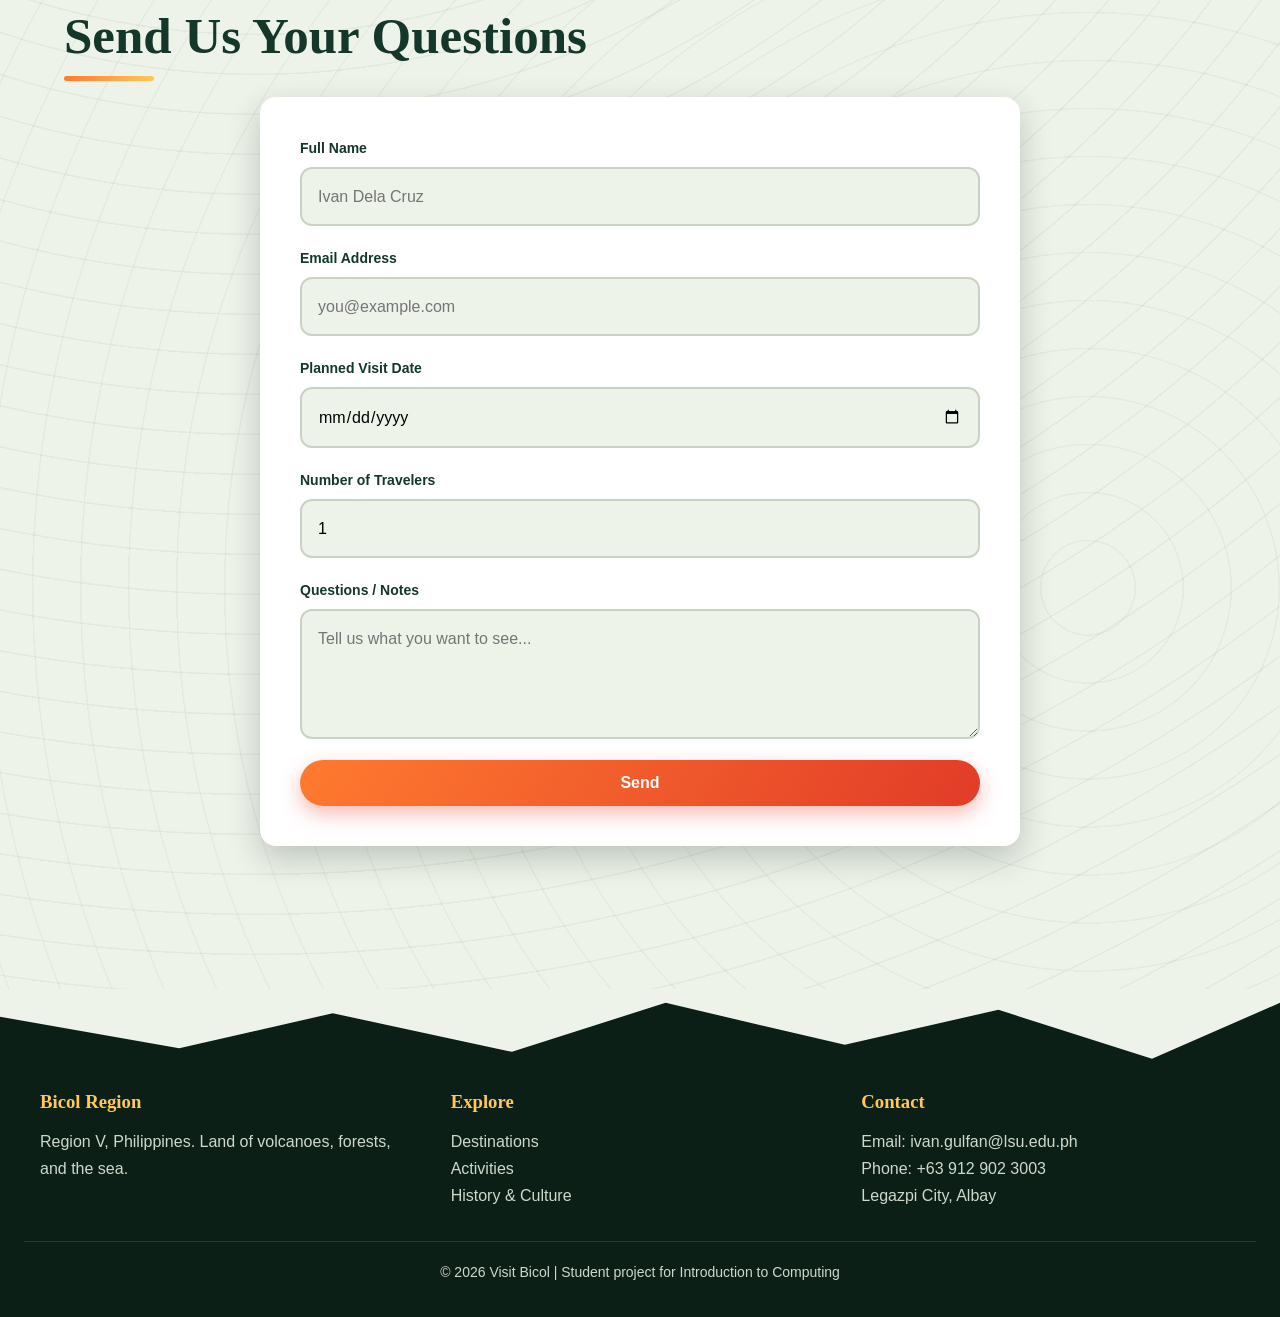
<file: plan-trip.html>
<!DOCTYPE html>
<html lang="en">
<head>
    <meta charset="UTF-8">
    <meta name="viewport" content="width=device-width, initial-scale=1.0">
    <title>Plan Your Trip | Bicol Region</title>
    <link rel="icon" href="Icons/favicon.svg" type="image/svg+xml">
    <link rel="stylesheet" href="style.css">
</head>

<body>
    <!-- ================= NAVIGATION ================= -->
    <header class="site-header">
        <nav class="navbar">
            <a href="index.html" class="logo">Bicol</a>
            <input type="checkbox" id="nav-toggle" class="nav-toggle" aria-label="Toggle menu">
            <label for="nav-toggle" class="nav-burger"><span></span><span></span><span></span></label>
            <ul class="nav-links">
                    <li><a href="index.html">Home</a></li>
                    <li><a href="destinations.html">Destinations</a></li>
                    <li><a href="activities.html">Activities</a></li>
                    <li><a href="history.html">History &amp; Culture</a></li>
                    <li><a href="plan-trip.html" aria-current="page">Plan Your Trip</a></li>
            </ul>
        </nav>
    </header>

    <!-- ================= PAGE BANNER ================= -->
    <section class="page-hero">
       <video class="hero-video" autoplay muted loop playsinline preload="auto">
  <source src="Videos/planning_on_trip_v2.mp4" type="video/mp4">
</video>
        <div style="position:relative;z-index:2;">
            <h1>Plan Your Trip</h1>
            <p>A simple 3-day starter route, tips, and a form to send your questions.</p>
        </div>
    </section>

    <main class="section">
        <!-- ================= 3-DAY ITINERARY ================= -->
        <span class="eyebrow">Sample Route</span>
        <h2 class="section-title">3-Day Bicol Itinerary</h2>
        <div class="table-wrap reveal">
            <table>
                <thead>
                    <tr><th>Day</th><th>Morning</th><th>Afternoon</th><th>Evening</th></tr>
                </thead>
                <tbody>
                    <tr><td><strong>Day 1</strong><br>Albay</td><td>Sunrise at Lignon Hill</td><td>Cagsawa Ruins and Daraga Church</td><td>Bicol Express dinner in Legazpi</td></tr>
                    <tr><td><strong>Day 2</strong><br>Sorsogon</td><td>Whale shark interaction in Donsol</td><td>Rest and local lunch</td><td>Firefly watching on the river</td></tr>
                    <tr><td><strong>Day 3</strong><br>Camarines Sur</td><td>Travel to Naga City</td><td>Visit the Peñafrancia shrine</td><td>Kinalas and pili sweets for pasalubong</td></tr>
                </tbody>
            </table>
        </div>

        <!-- ================= TIPS AND PACKING ================= -->
        <div class="two-col" style="margin-top: 3rem;">
            <section class="panel reveal-left">
                <h2>Travel Tips</h2>
                <ul class="tip-list">
                    <li>Best months are usually March to May for dry, sunny weather.</li>
                    <li>Typhoon season is around June to November, so check forecasts.</li>
                    <li>Follow volcano advisories before visiting Mayon or Bulusan.</li>
                    <li>Book whale shark tours with accredited operators only.</li>
                    <li>Bring cash because small towns may not have ATMs.</li>
                    <li>Respect local customs and protect the environment.</li>
                </ul>
            </section>
            <section class="panel reveal-right">
                <h2>Packing Checklist</h2>
                <div class="checklist">
                    <label><input type="checkbox"><span>Light, quick-dry clothes</span></label>
                    <label><input type="checkbox"><span>Sturdy hiking sandals or shoes</span></label>
                    <label><input type="checkbox"><span>Sunscreen and hat</span></label>
                    <label><input type="checkbox"><span>Rain jacket or poncho</span></label>
                    <label><input type="checkbox"><span>Reusable water bottle</span></label>
                    <label><input type="checkbox"><span>Power bank and waterproof phone pouch</span></label>
                    <label><input type="checkbox"><span>Swimwear and towel</span></label>
                    <label><input type="checkbox"><span>Cash for small towns</span></label>
                </div>
            </section>
        </div>

        <!-- ================= CONTACT FORM ================= -->
        <h2 class="section-title" style="margin-top: 4rem;">Send Us Your Questions</h2>
        <form class="trip-form reveal" action="#" method="get">
            <div class="form-group">
                <label for="full-name">Full Name</label>
                <input type="text" id="full-name" name="full_name" placeholder="Ivan Dela Cruz" required>
            </div>
            <div class="form-group">
                <label for="email">Email Address</label>
                <input type="email" id="email" name="email" placeholder="you@example.com" required>
            </div>
            <div class="form-group">
                <label for="visit-date">Planned Visit Date</label>
                <input type="date" id="visit-date" name="visit_date" required>
            </div>
            <div class="form-group">
                <label for="travelers">Number of Travelers</label>
                <input type="number" id="travelers" name="travelers" min="1" max="50" value="1" required>
            </div>
            <div class="form-group">
                <label for="notes">Questions / Notes</label>
                <textarea id="notes" name="notes" placeholder="Tell us what you want to see..."></textarea>
            </div>
            <button type="submit" class="button">Send</button>
        </form>
    </main>

    <!-- ================= FOOTER ================= -->
    <footer class="site-footer">
        <div class="footer-grid">
            <div>
                <h3>Bicol Region</h3>
                <p>Region V, Philippines. Land of volcanoes, forests, and the sea.</p>
            </div>
            <div>
                <h3>Explore</h3>
                <p><a href="destinations.html">Destinations</a><br><a href="activities.html">Activities</a><br><a href="history.html">History &amp; Culture</a></p>
            </div>
            <div>
                <h3>Contact</h3>
                <p>Email: ivan.gulfan@lsu.edu.ph<br>Phone: +63 912 902 3003<br>Legazpi City, Albay</p>
            </div>
        </div>
        <p class="copyright">&copy; 2026 Visit Bicol | Student project for Introduction to Computing</p>
    </footer>
</body>
</html>
</file>
<file: style.css>
/* =========================================================
   BICOL REGION THEME  -  Mayon, forests & fiery sunrises
   (Design only. Tanang hulagway ug video naa na sa HTML.)
========================================================= */

/* =========================
   VARIABLES
========================= */

:root {
    --night: #0c1f17;
    --forest: #14372a;
    --moss: #2f6b45;
    --fern: #5fa36b;
    --mist: #eef3ea;
    --stone: #c9d3c4;
    --ember: #ff7a2f;
    --lava: #e23d28;
    --gold: #ffc857;
    --ink: #1b2b23;
    --radius: 16px;
    --shadow: 0 12px 32px rgba(12, 31, 23, 0.22);
    --font-head: Georgia, "Times New Roman", serif;
    --font-body: "Segoe UI", Arial, sans-serif;
}

/* =========================
   BASE
========================= */

* {
    box-sizing: border-box;
    margin: 0;
    padding: 0;
}

html {
    scroll-behavior: smooth;
    scroll-padding-top: 90px;
}

body {
    font-family: var(--font-body);
    color: var(--ink);
    line-height: 1.7;
    background:
        repeating-radial-gradient(circle at 20% 30%, transparent 0 38px, rgba(47, 107, 69, 0.07) 39px 40px),
        repeating-radial-gradient(circle at 85% 75%, transparent 0 46px, rgba(47, 107, 69, 0.06) 47px 48px),
        var(--mist);
}

img {
    max-width: 100%;
    display: block;
}

a {
    color: inherit;
    text-decoration: none;
}

ul {
    list-style: none;
}

::selection {
    background: var(--ember);
    color: #fff;
}

/* =========================
   NAVIGATION
========================= */

.site-header {
    position: fixed;
    inset: 0 0 auto 0;
    z-index: 150;
    background: rgba(12, 31, 23, 0.55);
    backdrop-filter: blur(14px) saturate(1.4);
    border-bottom: 1px solid rgba(255, 255, 255, 0.12);
    animation: drop-in 0.9s cubic-bezier(.2,.9,.3,1.2) both;
}

.navbar {
    max-width: 1200px;
    margin: 0 auto;
    padding: 11px 24px;
    display: flex;
    align-items: center;
    justify-content: space-between;
}

.logo {
    font-family: var(--font-head);
    font-size: 26px;
    font-weight: 700;
    color: #fff;
    display: flex;
    align-items: center;
    gap: 8px;
}

.logo::before {
    content: "";
    width: 26px;
    height: 22px;
    background: var(--ember);
    clip-path: polygon(0 100%, 45% 0, 62% 38%, 78% 18%, 100% 100%);
    animation: flicker 2.4s ease-in-out infinite;
}

.nav-links {
    display: flex;
    gap: 5px;
}

.nav-links a {
    position: relative;
    display: block;
    padding: 8px 16px;
    color: #e8f0e4;
    font-size: 15px;
    font-weight: 500;
    letter-spacing: 0px;
    transition: color .3s, transform .3s;
}

.nav-links a::after {
    content: "";
    position: absolute;
    left: 50%;
    bottom: 2px;
    width: 0;
    height: 3px;
    background: linear-gradient(90deg, var(--gold), var(--ember));
    border-radius: 3px;
    transform: translateX(-50%);
    transition: width .35s ease;
}

.nav-links a:hover,
.nav-links a[aria-current="page"] {
    color: var(--gold);
    transform: translateY(-2px);
}

.nav-links a:hover::after,
.nav-links a[aria-current="page"]::after {
    width: 70%;
}

.nav-toggle,
.nav-burger {
    display: none;
}

/* =========================
   HERO
========================= */

.hero {
    position: relative;
    min-height: 100vh;
    display: grid;
    place-items: center;
    text-align: center;
    color: #fff;
    overflow: hidden;
    isolation: isolate;
    background: var(--night);
}

.hero-video,
.hero-poster {
    position: absolute;
    inset: 0;
    width: 100%;
    height: 100%;
    object-fit: cover;
    z-index: -4;
    animation: ken-burns 24s ease-in-out infinite alternate;
}

.hero::before {
    content: "";
    position: absolute;
    inset: 0;
    z-index: -2;
    background: linear-gradient(180deg, rgba(12,31,23,.55) 0%, rgba(12,31,23,.15) 45%, rgba(12,31,23,.85) 100%);
}

.mist {
    position: absolute;
    left: -50%;
    width: 200%;
    height: 40%;
    z-index: -1;
    pointer-events: none;
    background: radial-gradient(ellipse at center, rgba(255,255,255,.35), transparent 65%);
    filter: blur(30px);
    animation: drift 38s linear infinite;
}

.mist-one {
    bottom: 8%;
}

.mist-two {
    bottom: 22%;
    opacity: .6;
    animation-duration: 55s;
    animation-direction: reverse;
}

.ember {
    position: absolute;
    bottom: -10px;
    width: 6px;
    height: 6px;
    border-radius: 50%;
    z-index: -1;
    background: var(--ember);
    box-shadow: 0 0 12px 4px rgba(255,122,47,.7);
    animation: float-up 9s linear infinite;
}

.ember:nth-of-type(1) {
    left: 12%;
    animation-delay: 0s;
}

.ember:nth-of-type(2) {
    left: 28%;
    animation-delay: 2s;
    animation-duration: 11s;
}

.ember:nth-of-type(3) {
    left: 44%;
    animation-delay: 4s;
}

.ember:nth-of-type(4) {
    left: 61%;
    animation-delay: 1s;
    animation-duration: 12s;
}

.ember:nth-of-type(5) {
    left: 77%;
    animation-delay: 5s;
}

.ember:nth-of-type(6) {
    left: 90%;
    animation-delay: 3s;
    animation-duration: 10s;
}

.hero-content {
    padding: 112px 24px 144px;
    max-width: 900px;
}

.hero-tag {
    display: inline-block;
    padding: 6px 19px;
    border: 1px solid rgba(255,255,255,.5);
    border-radius: 99px;
    font-size: 14px;
    letter-spacing: 3px;
    text-transform: uppercase;
    backdrop-filter: blur(6px);
    animation: fade-up .9s .2s both;
}

.hero h1 {
    font-family: var(--font-head);
    font-size: clamp(48px, 9vw, 112px);
    line-height: 1.05;
    margin: 16px 0;
    animation: fade-up .9s .4s both;
}

.hero h1 span {
    background: linear-gradient(90deg, var(--gold), var(--ember), var(--lava), var(--gold));
    background-size: 300% 100%;
    -webkit-background-clip: text;
    background-clip: text;
    color: transparent;
    animation: shimmer 6s linear infinite;
}

.hero p {
    font-size: 19px;
    max-width: 620px;
    margin: 0 auto 32px;
    animation: fade-up .9s .6s both;
}

.hero .button {
    animation: fade-up .9s .8s both, glow-pulse 2.4s 1.8s infinite;
}

.hero-chips {
    display: flex;
    flex-wrap: wrap;
    gap: 10px;
    justify-content: center;
    margin-top: 32px;
    animation: fade-up .9s 1s both;
}

.hero-chips a {
    padding: 6px 16px;
    border-radius: 99px;
    font-size: 14px;
    background: rgba(255,255,255,.14);
    border: 1px solid rgba(255,255,255,.3);
    backdrop-filter: blur(8px);
    transition: .3s;
}

.hero-chips a:hover {
    background: var(--ember);
    transform: translateY(-4px) rotate(-2deg);
}

.scroll-hint {
    position: absolute;
    bottom: 120px;
    left: 50%;
    width: 26px;
    height: 44px;
    translate: -50% 0;
    border: 2px solid #fff;
    border-radius: 20px;
}

.scroll-hint::after {
    content: "";
    position: absolute;
    top: 8px;
    left: 50%;
    width: 5px;
    height: 8px;
    translate: -50% 0;
    background: #fff;
    border-radius: 4px;
    animation: scroll-dot 1.6s infinite;
}

.ridge {
    position: absolute;
    bottom: -1px;
    left: 0;
    width: 100%;
    height: 130px;
    background: var(--mist);
    clip-path: polygon(0 100%, 0 70%, 8% 55%, 14% 68%, 24% 30%, 31% 52%, 40% 20%, 48% 55%, 57% 35%, 66% 62%, 75% 25%, 84% 58%, 92% 40%, 100% 65%, 100% 100%);
}

.ridge-back {
    background: var(--moss);
    height: 160px;
    opacity: .75;
    transform: translateX(-3%);
}

/* inner page banner (ang hulagway naa na sa HTML isip <img class="page-hero-img">) */

.page-hero {
    position: relative;
    min-height: 58vh;
    display: grid;
    place-items: center;
    text-align: center;
    color: #fff;
    overflow: hidden;
    isolation: isolate;
    padding-top: 70px;
    background: var(--forest);
}

.page-hero-img {
    position: absolute;
    inset: 0;
    width: 100%;
    height: 100%;
    object-fit: cover;
    z-index: -2;
}

.page-hero::before {
    content: "";
    position: absolute;
    inset: 0;
    z-index: -1;
    background: linear-gradient(180deg, rgba(12,31,23,.55), rgba(12,31,23,.8));
}

.page-hero h1 {
    font-family: var(--font-head);
    font-size: clamp(38px, 6vw, 74px);
    animation: fade-up .9s both;
}

.page-hero p {
    animation: fade-up .9s .25s both;
    max-width: 560px;
    margin: 8px auto 0;
}

/* =========================
   LAYOUT & HEADINGS
========================= */

.section {
    max-width: 1200px;
    margin: 0 auto;
    padding: 80px 24px;
}

.eyebrow {
    color: var(--ember);
    font-weight: 600;
    letter-spacing: 3px;
    text-transform: uppercase;
    font-size: 13px;
}

h2.section-title {
    font-family: var(--font-head);
    font-size: clamp(32px, 4.5vw, 51px);
    color: var(--forest);
    line-height: 1.15;
    margin: 5px 0 16px;
}

h2.section-title::after {
    content: "";
    display: block;
    width: 90px;
    height: 5px;
    margin-top: 10px;
    border-radius: 5px;
    background: linear-gradient(90deg, var(--ember), var(--gold));
}

.intro-split {
    display: grid;
    grid-template-columns: 1.2fr 1fr;
    gap: 48px;
    align-items: center;
}

.intro-text p {
    margin-bottom: 16px;
}

.button {
    display: inline-block;
    padding: 14px 35px;
    border: 0;
    border-radius: 99px;
    cursor: pointer;
    font: 600 16px var(--font-body);
    color: #fff;
    background: linear-gradient(120deg, var(--ember), var(--lava), var(--ember));
    background-size: 200% 100%;
    box-shadow: 0 8px 20px rgba(226,61,40,.35);
    transition: background-position .6s, transform .3s;
}

.button:hover {
    background-position: 100% 0;
    transform: translateY(-4px) scale(1.04);
}

.button:active {
    transform: scale(.96);
}

.stats {
    display: grid;
    grid-template-columns: repeat(4, 1fr);
    gap: 16px;
}

.stat {
    text-align: center;
    padding: 26px 16px;
    border-radius: var(--radius);
    color: #fff;
    background: linear-gradient(160deg, var(--forest), var(--moss));
    box-shadow: var(--shadow);
}

.stat-number {
    font-family: var(--font-head);
    font-size: 48px;
    color: var(--gold);
}

/* =========================
   CARDS & GALLERY
========================= */

.band {
    background: linear-gradient(180deg, var(--forest), var(--night));
    color: #e8f0e4;
    position: relative;
}

.band .section-title {
    color: #fff;
}

.province-grid {
    display: grid;
    grid-template-columns: repeat(auto-fit, minmax(240px, 1fr));
    gap: 22px;
}

.province-card {
    position: relative;
    padding: 32px 24px;
    border-radius: var(--radius);
    overflow: hidden;
    background: rgba(255,255,255,.07);
    border: 1px solid rgba(255,255,255,.15);
    transition: transform .4s, background .4s;
}

.province-card::before {
    content: "";
    position: absolute;
    inset: 0;
    opacity: 0;
    transition: opacity .4s;
    background: radial-gradient(circle at var(--x, 50%) 0%, rgba(255,122,47,.35), transparent 70%);
}

.province-card:hover {
    transform: translateY(-10px) rotate(-1deg);
    background: rgba(255,255,255,.12);
}

.province-card:hover::before {
    opacity: 1;
}

.province-card h3 {
    font-family: var(--font-head);
    font-size: 24px;
    color: var(--gold);
    position: relative;
}

.province-card p {
    font-size: 15px;
    position: relative;
}

.province-card .capital {
    display: inline-block;
    margin: 8px 0;
    font-size: 12px;
    padding: 2px 13px;
    border-radius: 99px;
    background: var(--ember);
    color: #fff;
    position: relative;
}

.gallery {
    display: grid;
    grid-template-columns: repeat(4, 1fr);
    grid-auto-rows: 220px;
    gap: 16px;
}

.gallery figure {
    position: relative;
    overflow: hidden;
    border-radius: var(--radius);
    box-shadow: var(--shadow);
}

.gallery figure:first-child {
    grid-column: span 2;
    grid-row: span 2;
}

.gallery figure:nth-child(4),
.gallery figure:nth-child(5) {
    grid-column: span 2;
}
.gallery figure:nth-child(6) {
    grid-column: span 2;
}

.gallery img {
    width: 100%;
    height: 100%;
    object-fit: cover;
    transition: transform .8s cubic-bezier(.2,.8,.2,1), filter .8s;
}

.gallery figure:hover img {
    transform: scale(1.12) rotate(1deg);
    filter: saturate(1.3);
}

.gallery figcaption {
    position: absolute;
    inset: auto 0 0 0;
    padding: 19px;
    color: #fff;
    font-weight: 600;
    background: linear-gradient(0deg, rgba(12,31,23,.9), transparent);
    transform: translateY(100%);
    transition: transform .5s;
}

.gallery figure:hover figcaption {
    transform: translateY(0);
}

/* =========================
   DESTINATIONS
========================= */

.chip-row {
    display: flex;
    flex-wrap: wrap;
    gap: 10px;
    margin-bottom: 40px;
}

.chip {
    padding: 8px 21px;
    border-radius: 99px;
    font-weight: 500;
    font-size: 14px;
    background: #fff;
    border: 2px solid var(--moss);
    color: var(--forest);
    transition: .3s;
}

.chip:hover {
    background: var(--moss);
    color: #fff;
    transform: translateY(-3px);
}

.dest-board:not(:has(:target)) .chip[href="#all"],
.dest-board:has(#albay:target) .chip[href="#albay"],
.dest-board:has(#camnorte:target) .chip[href="#camnorte"],
.dest-board:has(#camsur:target) .chip[href="#camsur"],
.dest-board:has(#catanduanes:target) .chip[href="#catanduanes"],
.dest-board:has(#masbate:target) .chip[href="#masbate"],
.dest-board:has(#sorsogon:target) .chip[href="#sorsogon"] {
    background: var(--ember);
    border-color: var(--ember);
    color: #fff;
}

.filter-anchor {
    display: block;
    height: 0;
    scroll-margin-top: 200px;
}

.dest-board:has(#albay:target) .card:not(.albay),
.dest-board:has(#camnorte:target) .card:not(.camnorte),
.dest-board:has(#camsur:target) .card:not(.camsur),
.dest-board:has(#catanduanes:target) .card:not(.catanduanes),
.dest-board:has(#masbate:target) .card:not(.masbate),
.dest-board:has(#sorsogon:target) .card:not(.sorsogon) {
    display: none;
}

.dest-grid {
    display: grid;
    grid-template-columns: repeat(auto-fill, minmax(320px, 1fr));
    gap: 32px;
}

.card {
    position: relative;
    display: flex;
    flex-direction: column;
    border-radius: var(--radius);
    background: #fff;
    overflow: hidden;
    box-shadow: var(--shadow);
    transition: transform .5s cubic-bezier(.2,.8,.2,1), box-shadow .5s;
}

.card:hover {
    transform: perspective(900px) rotateX(3deg) translateY(-12px);
    box-shadow: 0 24px 48px rgba(12,31,23,.35);
}

.card-photo {
    height: 230px;
    overflow: hidden;
}

.card-photo img {
    width: 100%;
    height: 100%;
    object-fit: cover;
    transition: transform .8s;
}

.card:hover .card-photo img {
    transform: scale(1.14);
}

.card-body {
    padding: 22px 24px 29px;
}

.card-body h3 {
    font-family: var(--font-head);
    font-size: 24px;
    color: var(--forest);
}

.card-location {
    display: inline-block;
    margin: 5px 0 10px;
    font-size: 13px;
    font-weight: 600;
    color: var(--ember);
}

.card-location::before {
    content: "\1F4CD  ";
}

.tag {
    position: absolute;
    top: 16px;
    left: 16px;
    z-index: 2;
    padding: 4px 14px;
    border-radius: 99px;
    font-size: 12px;
    font-weight: 600;
    letter-spacing: 1px;
    text-transform: uppercase;
    background: rgba(12,31,23,.75);
    color: var(--gold);
    backdrop-filter: blur(6px);
}

/* =========================
   ACTIVITIES
========================= */

.activity-grid {
    display: grid;
    grid-template-columns: repeat(auto-fit, minmax(300px, 1fr));
    gap: 32px;
}

.activity-card {
    padding: 32px;
    border-radius: var(--radius);
    background: #fff;
    box-shadow: var(--shadow);
    border-top: 6px solid var(--ember);
    transition: transform .4s;
}

.activity-card:hover {
    transform: translateY(-10px);
}

.activity-card:hover .activity-icon {
    animation: wiggle .6s;
}

.activity-icon {
    width: 54px;
    height: 54px;
    padding: 10px;
    margin-bottom: 16px;
    border-radius: 50%;
    background: var(--forest);
}

.activity-card h2 {
    font-family: var(--font-head);
    color: var(--forest);
    margin-bottom: 13px;
}

.activity-list li {
    position: relative;
    padding: 7px 0 7px 29px;
    border-bottom: 1px dashed var(--stone);
    transition: padding .3s, color .3s;
}

.activity-list li::before {
    content: "";
    position: absolute;
    left: 0;
    top: 15px;
    width: 12px;
    height: 10px;
    background: var(--moss);
    clip-path: polygon(0 100%, 50% 0, 100% 100%);
}

.activity-list li:hover {
    padding-left: 37px;
    color: var(--ember);
}

/* =========================
   HISTORY & CULTURE
========================= */

.timeline {
    position: relative;
    max-width: 800px;
    margin: 0 auto;
    padding-left: 40px;
}

.timeline::before {
    content: "";
    position: absolute;
    left: 10px;
    top: 0;
    bottom: 0;
    width: 4px;
    border-radius: 4px;
    background: linear-gradient(var(--ember), var(--moss));
}

.timeline-item {
    position: relative;
    margin-bottom: 40px;
    padding: 24px 29px;
    border-radius: var(--radius);
    background: #fff;
    box-shadow: var(--shadow);
}

.timeline-item::before {
    content: "";
    position: absolute;
    left: -40px;
    top: 29px;
    width: 24px;
    height: 24px;
    border-radius: 50%;
    background: var(--ember);
    border: 5px solid var(--mist);
    box-shadow: 0 0 0 0 rgba(255,122,47,.6);
    animation: ping 2.4s infinite;
}

.timeline-item h3 {
    font-family: var(--font-head);
    color: var(--forest);
}

.split-lists {
    display: grid;
    grid-template-columns: repeat(auto-fit, minmax(320px, 1fr));
    gap: 32px;
}

.culture-box {
    padding: 32px;
    border-radius: var(--radius);
    background: rgba(255,255,255,.08);
    border: 1px solid rgba(255,255,255,.18);
}

.culture-box h3 {
    font-family: var(--font-head);
    color: var(--gold);
    font-size: 27px;
    margin-bottom: 16px;
}

.culture-box li {
    padding: 10px 0;
    border-bottom: 1px solid rgba(255,255,255,.12);
    transition: transform .3s;
}

.culture-box li:hover {
    transform: translateX(10px);
}

.culture-box strong {
    color: var(--gold);
}

/* =========================
   PLAN TRIP
========================= */

.table-wrap {
    overflow-x: auto;
    border-radius: var(--radius);
    box-shadow: var(--shadow);
}

table {
    width: 100%;
    border-collapse: collapse;
    background: #fff;
}

th {
    padding: 16px;
    text-align: left;
    color: #fff;
    background: linear-gradient(120deg, var(--forest), var(--moss));
}

td {
    padding: 16px;
    border-bottom: 1px solid var(--stone);
    vertical-align: top;
}

tbody tr {
    transition: background .3s, transform .3s;
}

tbody tr:hover {
    background: #fff3e8;
    transform: scale(1.01);
}

.two-col {
    display: grid;
    grid-template-columns: 1fr 1fr;
    gap: 32px;
}

.panel {
    padding: 32px;
    border-radius: var(--radius);
    background: #fff;
    box-shadow: var(--shadow);
}

.panel h2 {
    font-family: var(--font-head);
    color: var(--forest);
    margin-bottom: 16px;
}

.tip-list li {
    position: relative;
    padding: 6px 0 6px 29px;
}

.tip-list li::before {
    content: "\2B22";
    position: absolute;
    left: 0;
    color: var(--ember);
    animation: spin-slow 6s linear infinite;
}

.checklist label {
    display: flex;
    align-items: center;
    gap: 13px;
    padding: 7px 0;
    cursor: pointer;
}

.checklist input {
    appearance: none;
    width: 22px;
    height: 22px;
    border: 2px solid var(--moss);
    border-radius: 6px;
    display: grid;
    place-items: center;
    transition: .3s;
}

.checklist input::after {
    content: "";
    width: 10px;
    height: 10px;
    background: #fff;
    clip-path: polygon(14% 44%, 0 65%, 50% 100%, 100% 16%, 80% 0, 43% 62%);
    transform: scale(0);
    transition: transform .3s cubic-bezier(.3,1.8,.5,1);
}

.checklist input:checked {
    background: var(--ember);
    border-color: var(--ember);
}

.checklist input:checked::after {
    transform: scale(1);
}

.checklist input:checked + span {
    text-decoration: line-through;
    opacity: .5;
}

.trip-form {
    max-width: 760px;
    margin: 0 auto;
    padding: 40px;
    border-radius: var(--radius);
    background: #fff;
    box-shadow: var(--shadow);
    display: grid;
    gap: 21px;
}

.form-group {
    display: grid;
    gap: 6px;
    transition: transform .3s;
}

.form-group:focus-within {
    transform: translateX(6px);
}

.form-group label {
    font-weight: 600;
    color: var(--forest);
    font-size: 14px;
}

.form-group input,
.form-group textarea {
    padding: 14px 16px;
    border: 2px solid var(--stone);
    border-radius: 12px;
    font: inherit;
    background: var(--mist);
    transition: border-color .3s, box-shadow .3s;
}

.form-group input:focus,
.form-group textarea:focus {
    outline: 0;
    border-color: var(--ember);
    box-shadow: 0 0 0 5px rgba(255,122,47,.2);
}

.form-group input:user-invalid {
    border-color: var(--lava);
}

.form-group textarea {
    min-height: 130px;
    resize: vertical;
}

/* =========================
   FOOTER
========================= */

.site-footer {
    position: relative;
    margin-top: 64px;
    padding: 96px 24px 32px;
    background: var(--night);
    color: #cfd9cb;
}

.site-footer::before {
    content: "";
    position: absolute;
    top: -1px;
    left: 0;
    width: 100%;
    height: 70px;
    background: var(--mist);
    clip-path: polygon(0 0, 100% 0, 100% 20%, 90% 100%, 78% 30%, 66% 80%, 52% 20%, 40% 90%, 26% 35%, 14% 85%, 0 40%);
}

.footer-grid {
    max-width: 1200px;
    margin: 0 auto;
    display: grid;
    grid-template-columns: repeat(auto-fit, minmax(220px, 1fr));
    gap: 32px;
}

.site-footer h3 {
    font-family: var(--font-head);
    color: var(--gold);
    margin-bottom: 10px;
}

.site-footer a:hover {
    color: var(--ember);
}

.copyright {
    margin-top: 32px;
    padding-top: 19px;
    text-align: center;
    font-size: 14px;
    border-top: 1px solid rgba(255,255,255,.12);
}

/* =========================
   ANIMATIONS
========================= */

@keyframes fade-up {
    from {
        opacity: 0;
        transform: translateY(40px);
    }
    to {
        opacity: 1;
        transform: none;
    }
}

@keyframes drop-in {
    from {
        transform: translateY(-100%);
    }
    to {
        transform: none;
    }
}

@keyframes ken-burns {
    from {
        scale: 1;
    }
    to {
        scale: 1.18;
        translate: -2% -1%;
    }
}

@keyframes drift {
    to {
        transform: translateX(50%);
    }
}

@keyframes float-up {
    0% {
        transform: translateY(0) translateX(0) scale(1);
        opacity: 0;
    }
    15% {
        opacity: 1;
    }
    100% {
        transform: translateY(-85vh) translateX(40px) scale(.2);
        opacity: 0;
    }
}

@keyframes shimmer {
    to {
        background-position: 300% 0;
    }
}

@keyframes glow-pulse {
    0%,
    100% {
        box-shadow: 0 8px 20px rgba(226,61,40,.35);
    }
    50% {
        box-shadow: 0 0 0 14px rgba(255,122,47,0), 0 8px 40px rgba(255,122,47,.9);
    }
}

@keyframes scroll-dot {
    0% {
        opacity: 0;
        transform: translateY(0);
    }
    40% {
        opacity: 1;
    }
    100% {
        opacity: 0;
        transform: translateY(16px);
    }
}

@keyframes flicker {
    0%,
    100% {
        filter: brightness(1);
    }
    45% {
        filter: brightness(1.5);
    }
    60% {
        filter: brightness(.8);
    }
}

@keyframes spin-slow {
    to {
        transform: rotate(360deg);
    }
}

@keyframes wiggle {
    0%,
    100% {
        transform: rotate(0);
    }
    25% {
        transform: rotate(-15deg) scale(1.1);
    }
    75% {
        transform: rotate(15deg) scale(1.1);
    }
}

@keyframes ping {
    70% {
        box-shadow: 0 0 0 16px rgba(255,122,47,0);
    }
    100% {
        box-shadow: 0 0 0 0 rgba(255,122,47,0);
    }
}

@keyframes rise-in {
    from {
        opacity: 0;
        transform: translateY(70px) scale(.94);
    }
    to {
        opacity: 1;
        transform: none;
    }
}

@keyframes slide-left {
    from {
        opacity: 0;
        transform: translateX(-90px);
    }
    to {
        opacity: 1;
        transform: none;
    }
}

@keyframes slide-right {
    from {
        opacity: 0;
        transform: translateX(90px);
    }
    to {
        opacity: 1;
        transform: none;
    }
}

/* scroll-triggered reveals (supported browsers; others just show content) */

@supports (animation-timeline: view()) {
    .reveal,
    .reveal-left,
    .reveal-right {
        animation-fill-mode: both;
        animation-timing-function: ease-out;
        animation-timeline: view();
        animation-range: entry 0% entry 55%;
    }
    .reveal {
        animation-name: rise-in;
    }
    .reveal-left {
        animation-name: slide-left;
    }
    .reveal-right {
        animation-name: slide-right;
    }
}

/* =========================
   RESPONSIVE
========================= */

@media (max-width: 900px) {
    .intro-split,
    .two-col {
        grid-template-columns: 1fr;
    }
    .stats {
        grid-template-columns: repeat(2, 1fr);
    }
    .gallery {
        grid-template-columns: repeat(2, 1fr);
    }
    .nav-burger {
        display: grid;
        gap: 5px;
        cursor: pointer;
        padding: 8px;
    }
    .nav-burger span {
        width: 26px;
        height: 3px;
        background: #fff;
        border-radius: 3px;
        transition: .3s;
    }
    .nav-links {
        position: absolute;
        top: 100%;
        left: 0;
        right: 0;
        flex-direction: column;
        padding: 16px;
        background: rgba(12,31,23,.95);
        clip-path: inset(0 0 100% 0);
        transition: clip-path .5s;
    }
    .nav-toggle:checked ~ .nav-links {
        clip-path: inset(0 0 0 0);
    }
    .nav-toggle:checked ~ .nav-burger span:nth-child(1) {
        transform: translateY(8px) rotate(45deg);
    }
    .nav-toggle:checked ~ .nav-burger span:nth-child(2) {
        opacity: 0;
    }
    .nav-toggle:checked ~ .nav-burger span:nth-child(3) {
        transform: translateY(-8px) rotate(-45deg);
    }
}

@media (prefers-reduced-motion: reduce) {
    *,
    *::before,
    *::after {
        animation-duration: .01ms !important;
        animation-iteration-count: 1 !important;
        scroll-behavior: auto !important;
    }
}
</file>
